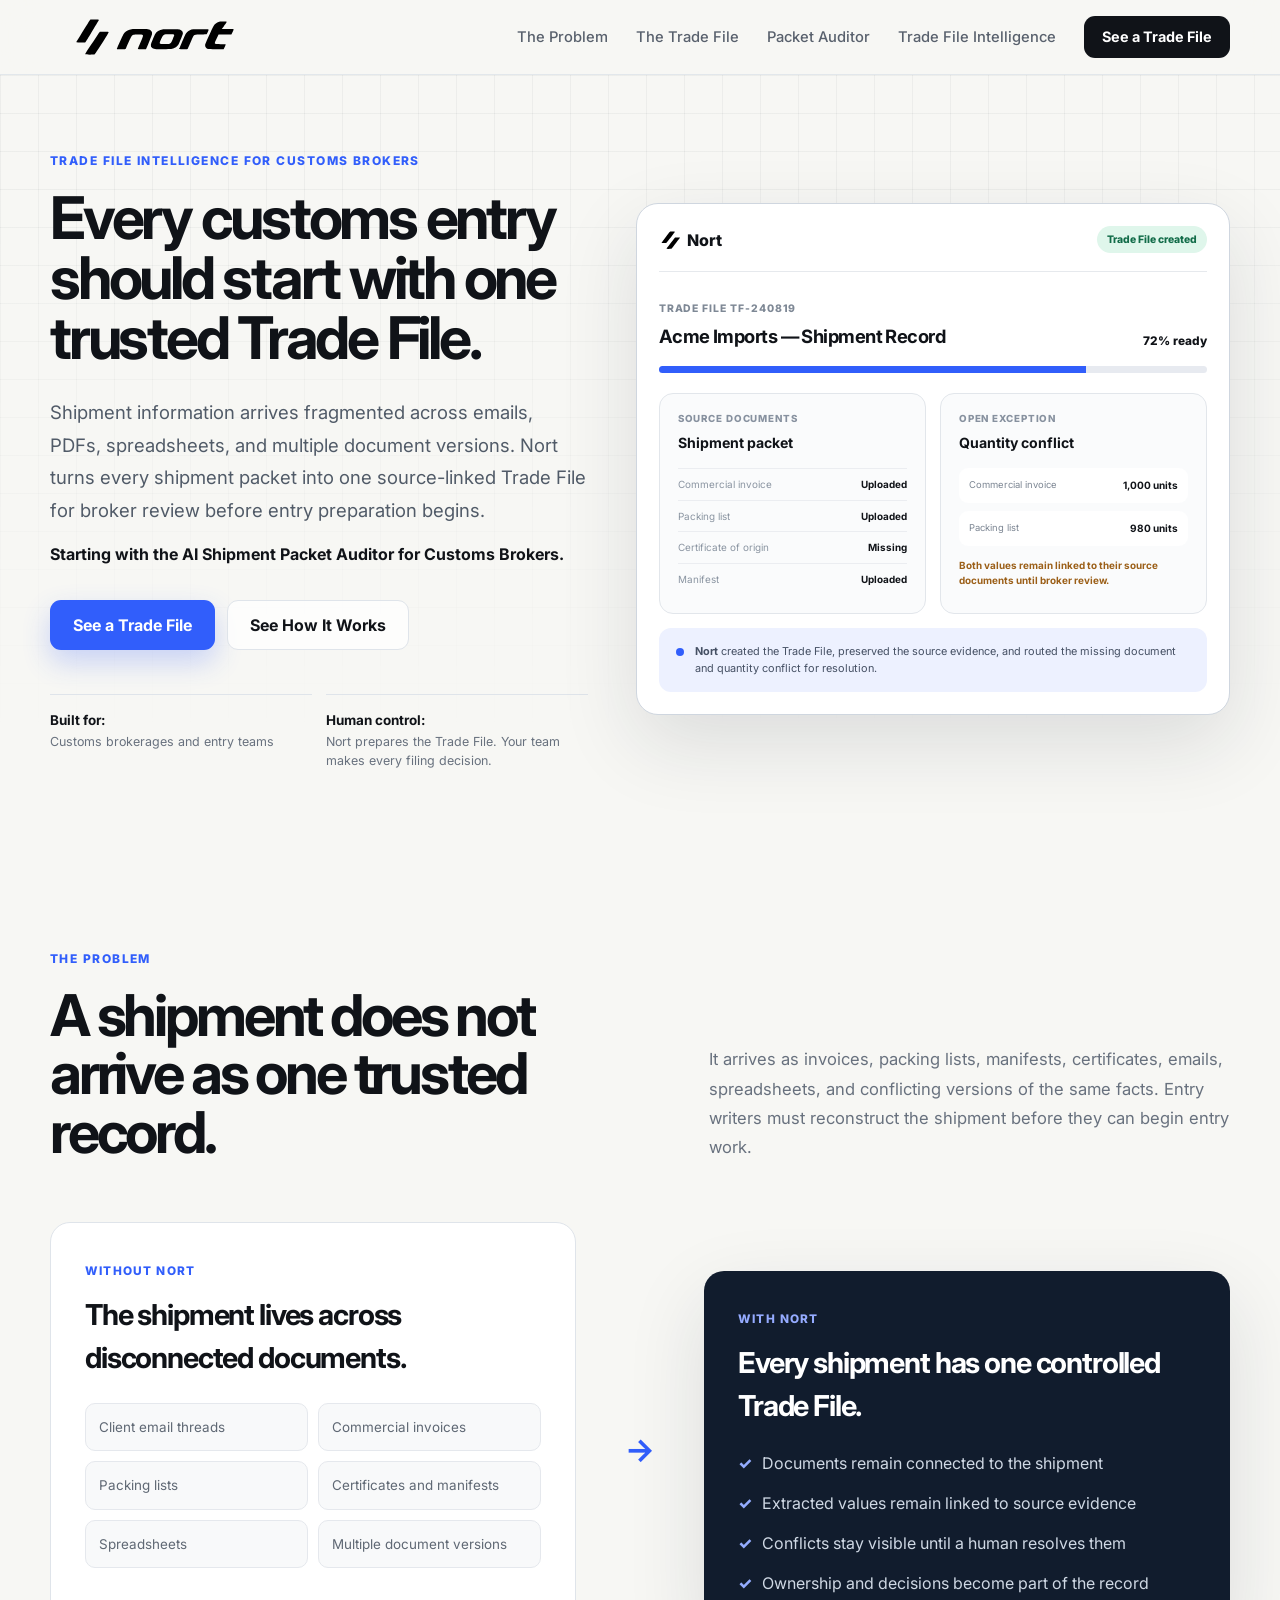
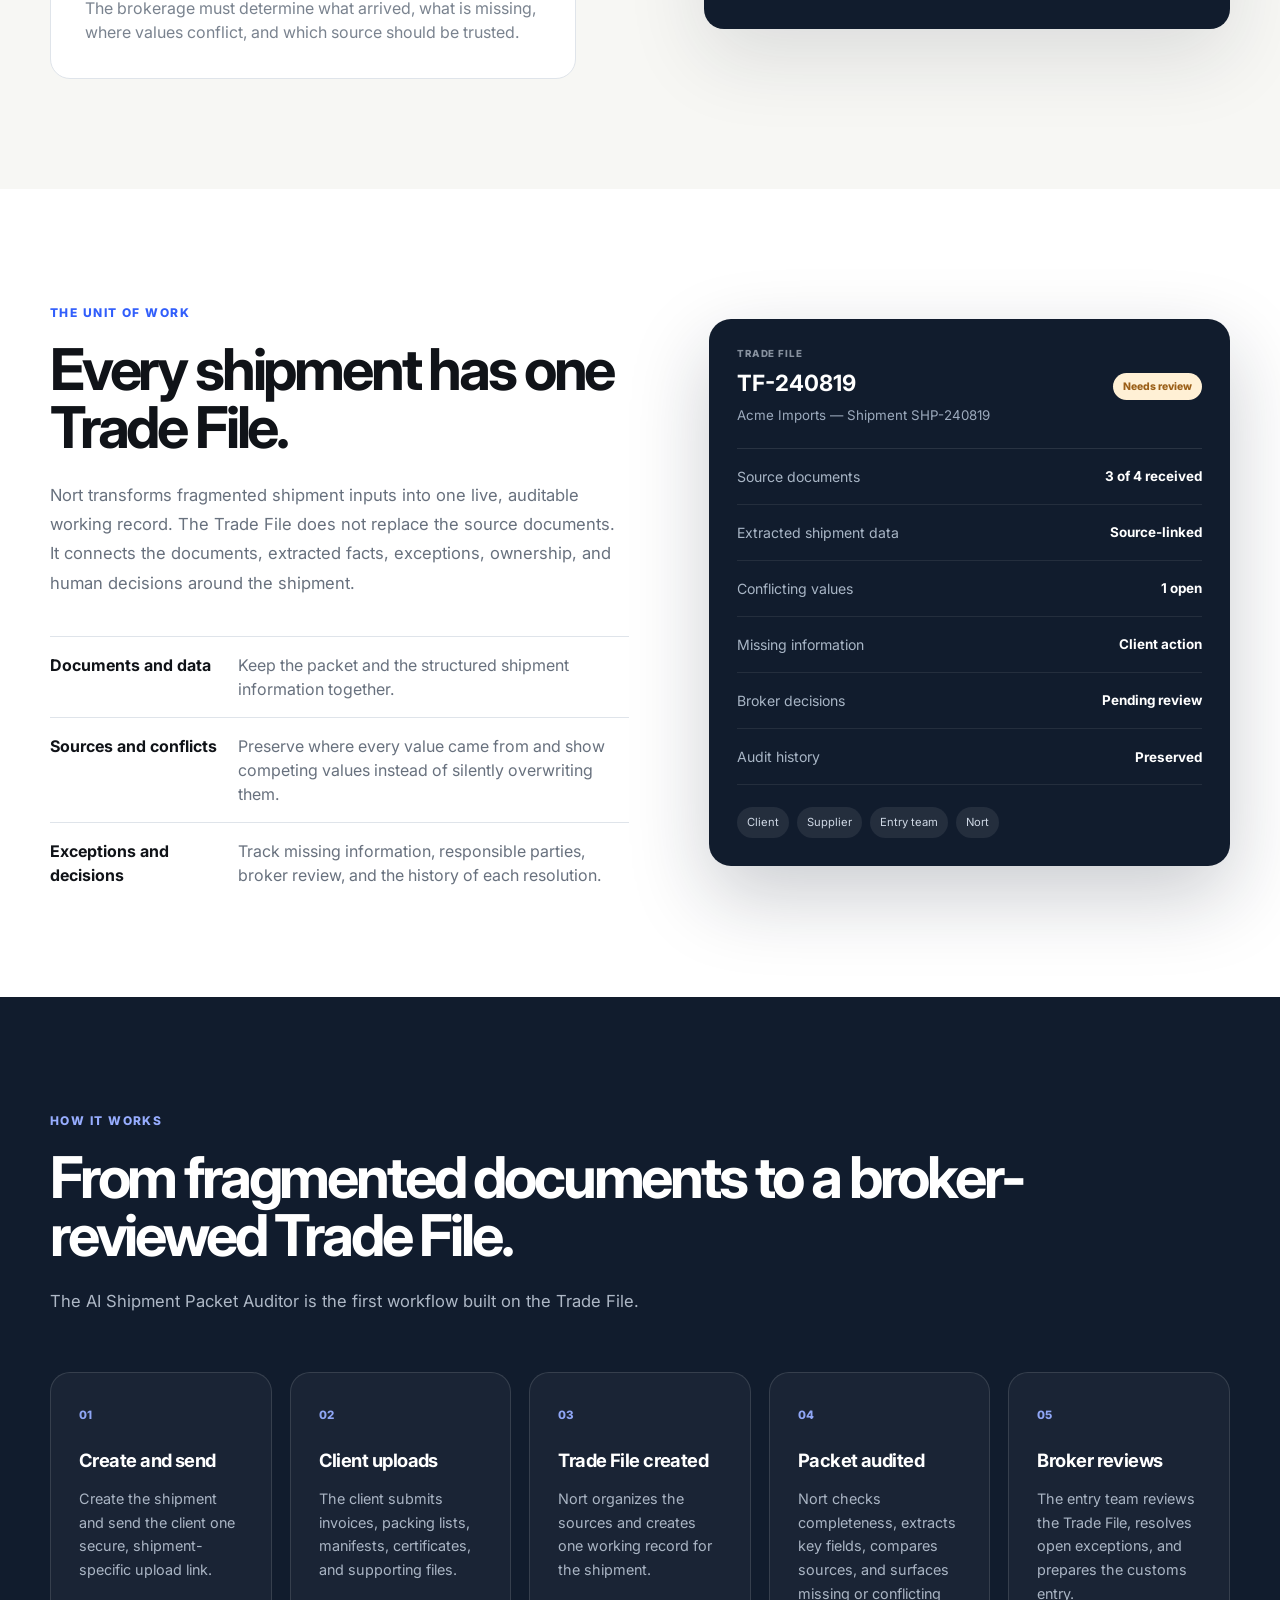
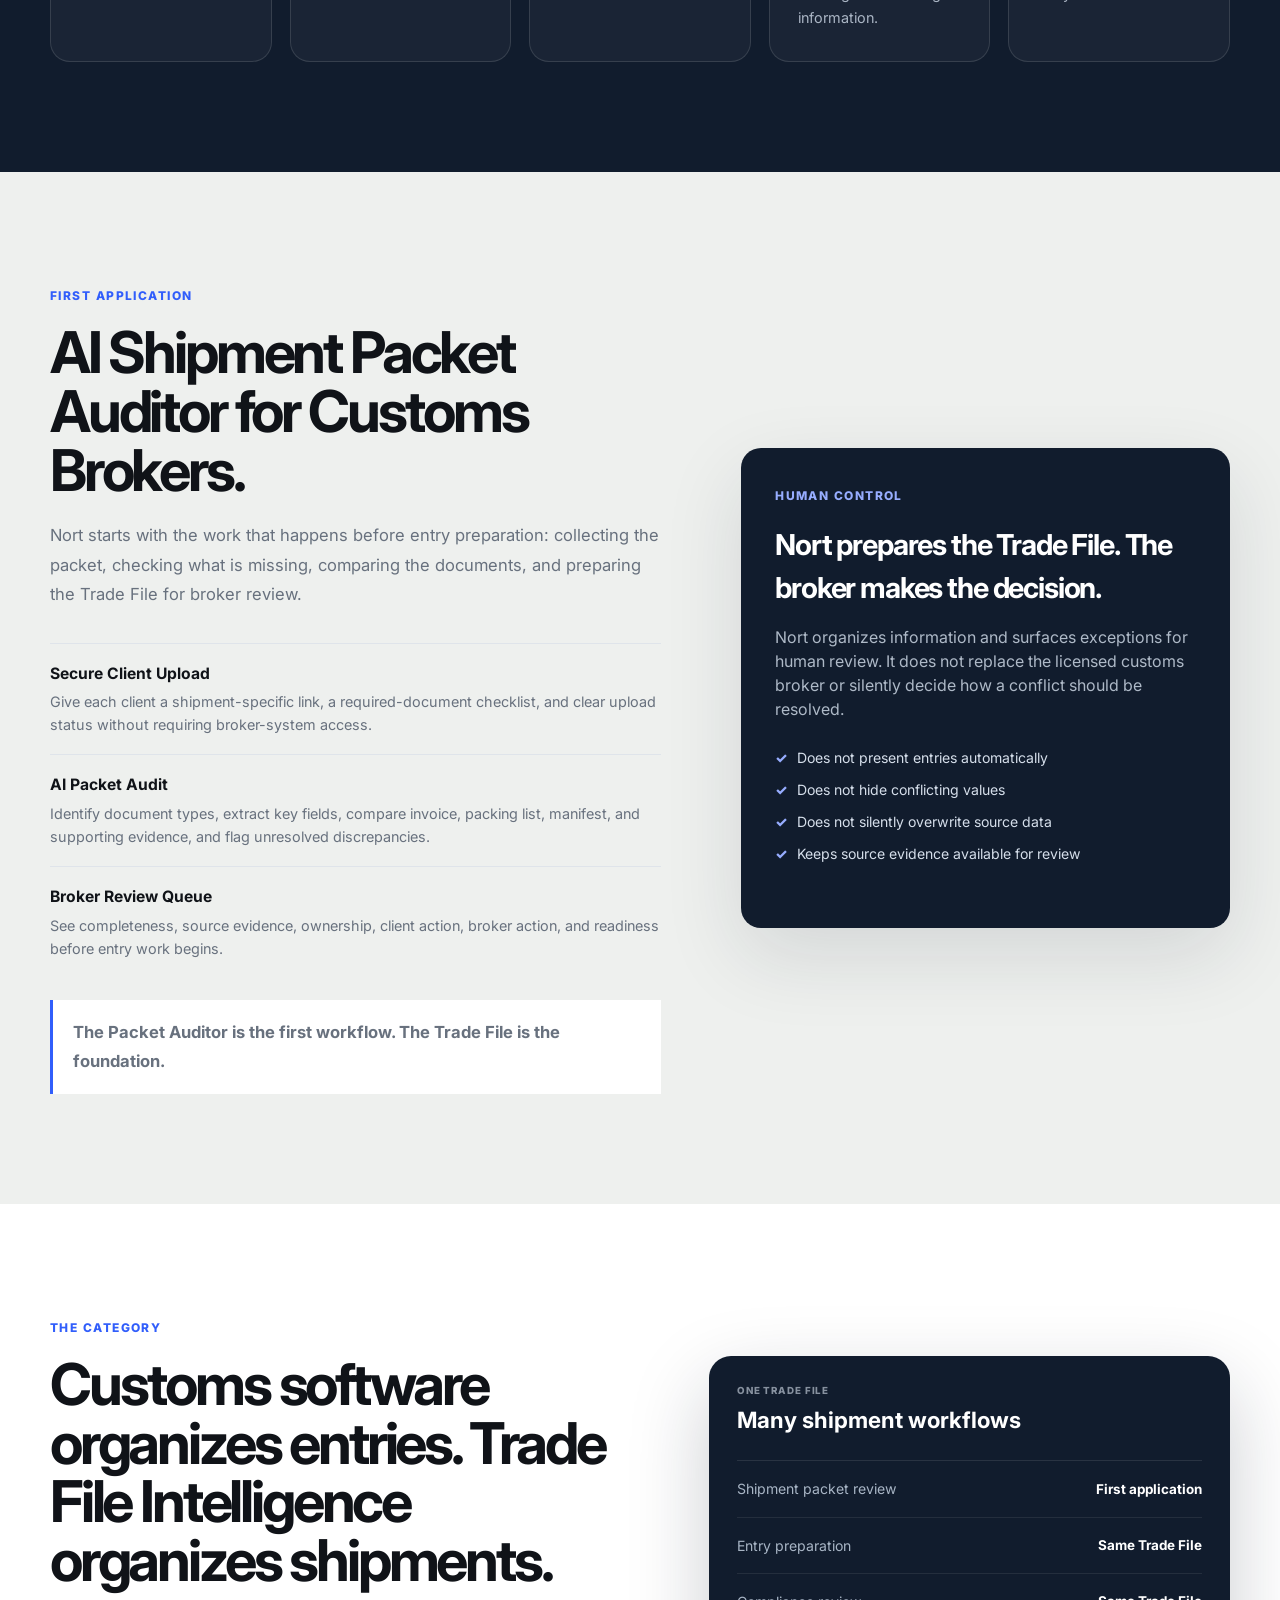
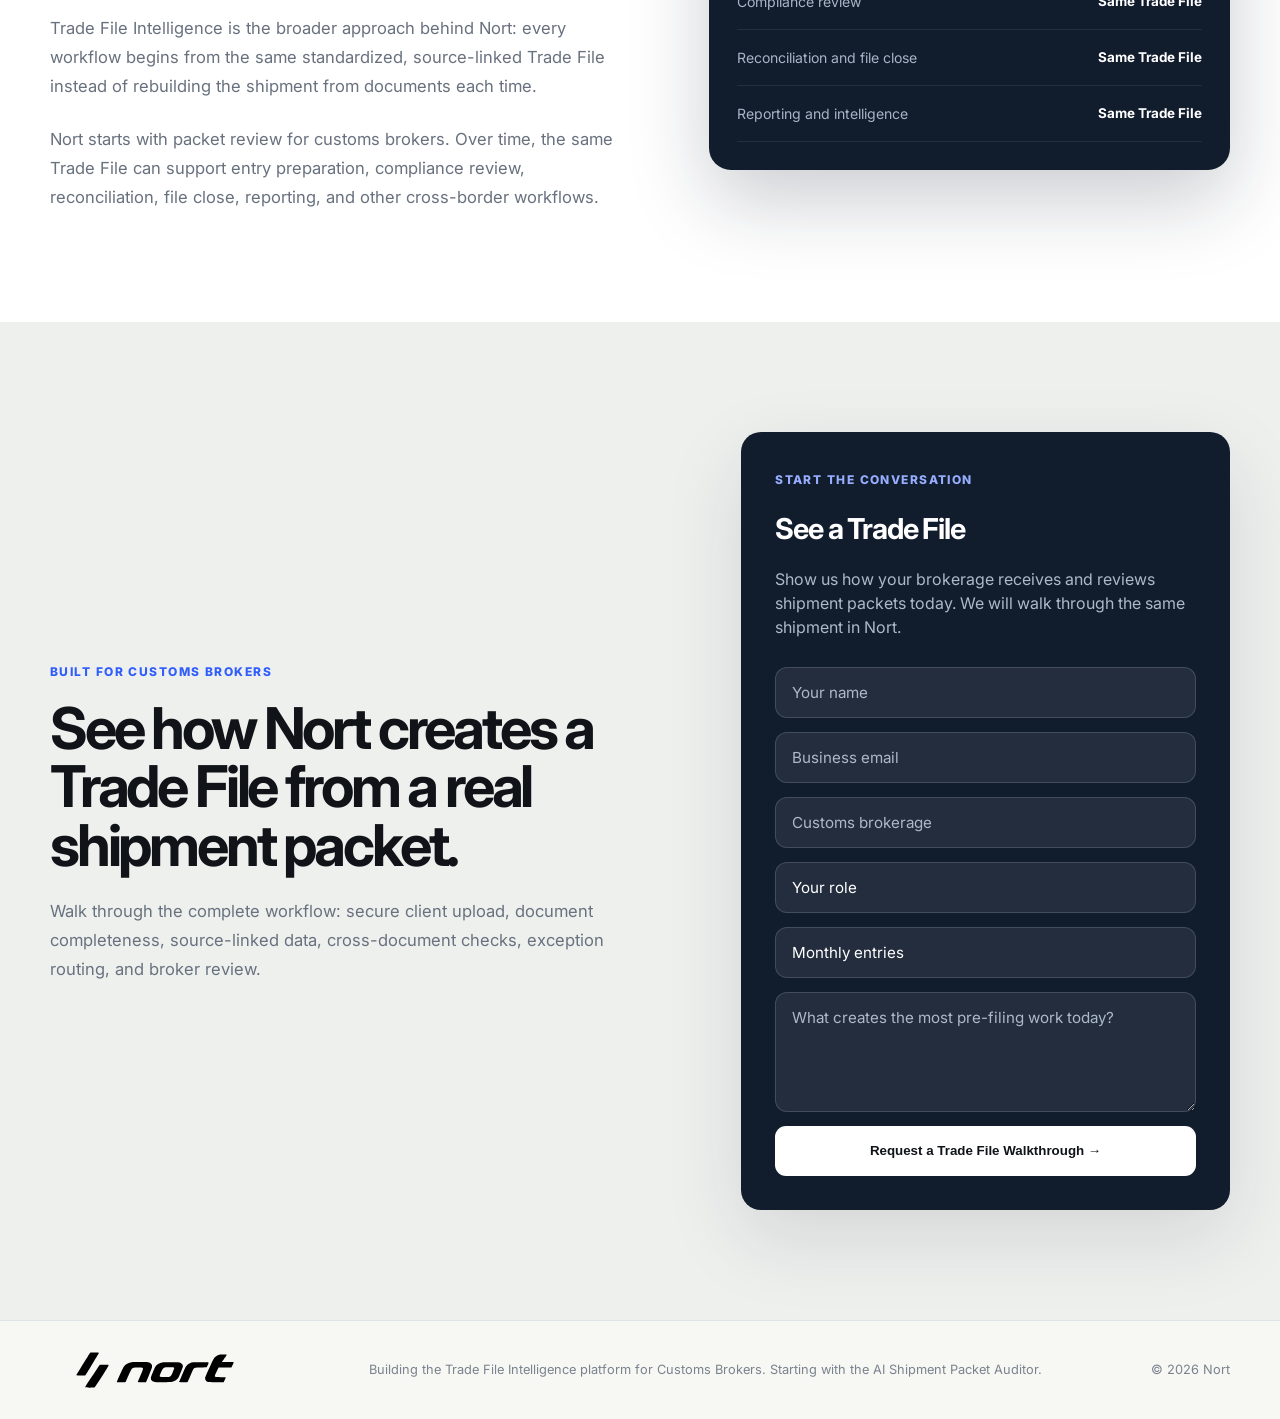
<file: index.html>
<!DOCTYPE html>
<html lang="en">
<head>
  <meta charset="UTF-8" />
  <meta name="viewport" content="width=device-width, initial-scale=1.0" />
  <title>Nort | Trade File Intelligence for Customs Brokers</title>
  <meta name="description" content="Nort gives customs brokers one source-linked Trade File for every shipment, starting with an AI Shipment Packet Auditor that collects documents, flags exceptions, and prepares the file for broker review." />
   <meta
    name="description"
    content="Build a trusted Golden Record for every cross-border shipment and catch documentation issues before they become costly delays."
  />

  <meta
    name="keywords"
    content="trade, logistics, customs, cross-border, shipment, supply chain, compliance, AI, Golden Record"
  />

  <meta name="author" content="Nort" />
  <meta name="robots" content="index,follow" />

  <link rel="canonical" href="https://trynort.com/" />

  <!-- Open Graph -->
  <meta property="og:type" content="website" />
  <meta property="og:site_name" content="Nort" />
  <meta property="og:url" content="https://trynort.com/" />
  <meta property="og:title" content="Nort | The Intelligence Layer for Global Trade" />
  <meta
    property="og:description"
    content="Build a trusted Golden Record for every cross-border shipment."
  />
  <meta
    property="og:image"
    content="https://obedvega.github.io/tfi-landing-page/nort-banner.png"
  />
  <meta
    property="og:image:alt"
    content="Nort - The Intelligence Layer for Global Trade"
  />
  <meta property="og:image:width" content="1200" />
  <meta property="og:image:height" content="630" />

  <!-- Twitter -->
  <meta name="twitter:card" content="summary_large_image" />
  <meta name="twitter:title" content="Nort | The Intelligence Layer for Global Trade" />
  <meta
    name="twitter:description"
    content="Build a trusted Golden Record for every cross-border shipment."
  />
  <meta
    name="twitter:image"
    content="https://obedvega.github.io/tfi-landing-page/nort-banner.png"
  />
  <link rel="icon" type="image/x-icon" href="icon.ico" />
  <link rel="icon" type="image/png" sizes="32x32" href="favicon-32.png" />
  <link rel="apple-touch-icon" href="apple-touch-icon.png" />
  <link rel="preconnect" href="https://fonts.googleapis.com" />
  <link rel="preconnect" href="https://fonts.gstatic.com" crossorigin />
  <link href="https://fonts.googleapis.com/css2?family=Inter:wght@400;500;600;700;800&display=swap" rel="stylesheet" />
  <link rel="stylesheet" href="styles.css" />
</head>
<body>
  <header class="site-header">
    <div class="container nav">
      <a class="brand" href="#top" aria-label="Nort home">
        <img src="nort-logo.svg" alt="Nort" width="174" height="44" />
      </a>
      <nav class="desktop-nav" aria-label="Primary navigation">
        <a href="#problem">The Problem</a>
        <a href="#trade-file">The Trade File</a>
        <a href="#packet-auditor">Packet Auditor</a>
        <a href="#trade-file-intelligence">Trade File Intelligence</a>
      </nav>
      <a class="button button-dark button-small nav-demo" href="#request-demo">See a Trade File</a>
      <button class="menu-toggle" type="button" aria-label="Open navigation" aria-controls="mobile-menu" aria-expanded="false">
        <span></span><span></span><span></span>
      </button>
    </div>
    <div class="mobile-menu" id="mobile-menu" hidden>
      <nav class="container" aria-label="Mobile navigation">
        <a href="#problem">The Problem</a>
        <a href="#trade-file">The Trade File</a>
        <a href="#packet-auditor">Packet Auditor</a>
        <a href="#trade-file-intelligence">Trade File Intelligence</a>
        <a class="button button-primary" href="#request-demo">See a Trade File</a>
      </nav>
    </div>
  </header>

  <main id="top">
    <section class="hero">
      <div class="hero-grid-bg" aria-hidden="true"></div>
      <div class="container hero-grid">
        <div class="hero-copy">
          <span class="eyebrow">Trade File Intelligence for Customs Brokers</span>
          <h1>Every customs entry should start with one trusted Trade File.</h1>
          <p class="hero-lead">Shipment information arrives fragmented across emails, PDFs, spreadsheets, and multiple document versions. Nort turns every shipment packet into one source-linked Trade File for broker review before entry preparation begins.</p>
          <p class="hero-product-note"><strong>Starting with the AI Shipment Packet Auditor for Customs Brokers.</strong></p>
          <div class="hero-actions">
            <a class="button button-primary" href="#request-demo">See a Trade File</a>
            <a class="button button-secondary" href="#how-it-works">See How It Works</a>
          </div>
          <div class="hero-notes hero-notes-two">
            <span><strong>Built for:</strong>Customs brokerages and entry teams</span>
            <span><strong>Human control:</strong> Nort prepares the Trade File. Your team makes every filing decision.</span>
          </div>
        </div>

        <div class="product-preview" aria-label="Example Nort Trade File">
          <div class="preview-topbar">
            <div class="preview-brand"><img src="nort-icon.svg" alt="" width="24" height="24" />Nort</div>
            <span class="pill pill-green">Trade File created</span>
          </div>
          <div class="preview-heading">
            <div>
              <small>TRADE FILE TF-240819</small>
              <h2>Acme Imports — Shipment Record</h2>
            </div>
            <span class="readiness">72% ready</span>
          </div>
          <div class="progress"><span></span></div>
          <div class="preview-grid">
            <article>
              <span class="label">Source documents</span>
              <h3>Shipment packet</h3>
              <dl>
                <div><dt>Commercial invoice</dt><dd>Uploaded</dd></div>
                <div><dt>Packing list</dt><dd>Uploaded</dd></div>
                <div><dt>Certificate of origin</dt><dd>Missing</dd></div>
                <div><dt>Manifest</dt><dd>Uploaded</dd></div>
              </dl>
            </article>
            <article>
              <span class="label">Open exception</span>
              <h3>Quantity conflict</h3>
              <div class="exception-box">
                <div><span>Commercial invoice</span><strong>1,000 units</strong></div>
                <div><span>Packing list</span><strong>980 units</strong></div>
              </div>
              <p class="exception-note">Both values remain linked to their source documents until broker review.</p>
            </article>
          </div>
          <div class="preview-activity">
            <span class="activity-dot"></span>
            <p><strong>Nort</strong> created the Trade File, preserved the source evidence, and routed the missing document and quantity conflict for resolution.</p>
          </div>
        </div>
      </div>
    </section>

    <section class="problem section" id="problem">
      <div class="container split-heading">
        <div>
          <span class="eyebrow">The problem</span>
          <h2>A shipment does not arrive as one trusted record.</h2>
        </div>
        <p>It arrives as invoices, packing lists, manifests, certificates, emails, spreadsheets, and conflicting versions of the same facts. Entry writers must reconstruct the shipment before they can begin entry work.</p>
      </div>
      <div class="container before-after">
        <article class="chaos-card">
          <span class="card-kicker">Without Nort</span>
          <h3>The shipment lives across disconnected documents.</h3>
          <div class="source-list">
            <span>Client email threads</span>
            <span>Commercial invoices</span>
            <span>Packing lists</span>
            <span>Certificates and manifests</span>
            <span>Spreadsheets</span>
            <span>Multiple document versions</span>
          </div>
          <p>The brokerage must determine what arrived, what is missing, where values conflict, and which source should be trusted.</p>
        </article>
        <div class="flow-arrow" aria-hidden="true">→</div>
        <article class="truth-card">
          <span class="card-kicker">With Nort</span>
          <h3>Every shipment has one controlled Trade File.</h3>
          <ul>
            <li>Documents remain connected to the shipment</li>
            <li>Extracted values remain linked to source evidence</li>
            <li>Conflicts stay visible until a human resolves them</li>
            <li>Ownership and decisions become part of the record</li>
          </ul>
        </article>
      </div>
    </section>

    <section class="section golden-section" id="trade-file">
      <div class="container golden-grid">
        <div>
          <span class="eyebrow">The unit of work</span>
          <h2>Every shipment has one Trade File.</h2>
          <p>Nort transforms fragmented shipment inputs into one live, auditable working record. The Trade File does not replace the source documents. It connects the documents, extracted facts, exceptions, ownership, and human decisions around the shipment.</p>
          <div class="principles">
            <div><strong>Documents and data</strong><span>Keep the packet and the structured shipment information together.</span></div>
            <div><strong>Sources and conflicts</strong><span>Preserve where every value came from and show competing values instead of silently overwriting them.</span></div>
            <div><strong>Exceptions and decisions</strong><span>Track missing information, responsible parties, broker review, and the history of each resolution.</span></div>
          </div>
        </div>
        <div class="record-card">
          <div class="record-card-header">
            <div><span class="label">Trade File</span><h3>TF-240819</h3><small>Acme Imports — Shipment SHP-240819</small></div>
            <span class="pill pill-amber">Needs review</span>
          </div>
          <div class="record-row"><span>Source documents</span><strong>3 of 4 received</strong></div>
          <div class="record-row"><span>Extracted shipment data</span><strong>Source-linked</strong></div>
          <div class="record-row"><span>Conflicting values</span><strong>1 open</strong></div>
          <div class="record-row"><span>Missing information</span><strong>Client action</strong></div>
          <div class="record-row"><span>Broker decisions</span><strong>Pending review</strong></div>
          <div class="record-row"><span>Audit history</span><strong>Preserved</strong></div>
          <div class="record-footer"><span>Client</span><span>Supplier</span><span>Entry team</span><span>Nort</span></div>
        </div>
      </div>
    </section>

    <section class="section section-dark" id="how-it-works">
      <div class="container section-heading">
        <span class="eyebrow light">How it works</span>
        <h2>From fragmented documents to a broker-reviewed Trade File.</h2>
        <p>The AI Shipment Packet Auditor is the first workflow built on the Trade File.</p>
      </div>
      <div class="container steps steps-5">
        <article><span class="step-number">01</span><h3>Create and send</h3><p>Create the shipment and send the client one secure, shipment-specific upload link.</p></article>
        <article><span class="step-number">02</span><h3>Client uploads</h3><p>The client submits invoices, packing lists, manifests, certificates, and supporting files.</p></article>
        <article><span class="step-number">03</span><h3>Trade File created</h3><p>Nort organizes the sources and creates one working record for the shipment.</p></article>
        <article><span class="step-number">04</span><h3>Packet audited</h3><p>Nort checks completeness, extracts key fields, compares sources, and surfaces missing or conflicting information.</p></article>
        <article><span class="step-number">05</span><h3>Broker reviews</h3><p>The entry team reviews the Trade File, resolves open exceptions, and prepares the customs entry.</p></article>
      </div>
    </section>

    <section class="section mvp-section" id="packet-auditor">
      <div class="container mvp-grid">
        <div class="section-heading compact">
          <span class="eyebrow">First application</span>
          <h2>AI Shipment Packet Auditor for Customs Brokers.</h2>
          <p>Nort starts with the work that happens before entry preparation: collecting the packet, checking what is missing, comparing the documents, and preparing the Trade File for broker review.</p>
          <div class="current-capabilities">
            <div><strong>Secure Client Upload</strong><span>Give each client a shipment-specific link, a required-document checklist, and clear upload status without requiring broker-system access.</span></div>
            <div><strong>AI Packet Audit</strong><span>Identify document types, extract key fields, compare invoice, packing list, manifest, and supporting evidence, and flag unresolved discrepancies.</span></div>
            <div><strong>Broker Review Queue</strong><span>See completeness, source evidence, ownership, client action, broker action, and readiness before entry work begins.</span></div>
          </div>
          <p class="scope-note"><strong>The Packet Auditor is the first workflow. The Trade File is the foundation.</strong></p>
        </div>
        <div class="demo-card">
          <span class="eyebrow light">Human control</span>
          <h3>Nort prepares the Trade File. The broker makes the decision.</h3>
          <p>Nort organizes information and surfaces exceptions for human review. It does not replace the licensed customs broker or silently decide how a conflict should be resolved.</p>
          <div class="demo-points">
            <span>Does not present entries automatically</span>
            <span>Does not hide conflicting values</span>
            <span>Does not silently overwrite source data</span>
            <span>Keeps source evidence available for review</span>
          </div>
        </div>
      </div>
    </section>

    <section class="section golden-section" id="trade-file-intelligence">
      <div class="container golden-grid">
        <div>
          <span class="eyebrow">The category</span>
          <h2>Customs software organizes entries. Trade File Intelligence organizes shipments.</h2>
          <p>Trade File Intelligence is the broader approach behind Nort: every workflow begins from the same standardized, source-linked Trade File instead of rebuilding the shipment from documents each time.</p>
          <p>Nort starts with packet review for customs brokers. Over time, the same Trade File can support entry preparation, compliance review, reconciliation, file close, reporting, and other cross-border workflows.</p>
        </div>
        <div class="record-card">
          <div class="record-card-header"><div><span class="label">One Trade File</span><h3>Many shipment workflows</h3></div></div>
          <div class="record-row"><span>Shipment packet review</span><strong>First application</strong></div>
          <div class="record-row"><span>Entry preparation</span><strong>Same Trade File</strong></div>
          <div class="record-row"><span>Compliance review</span><strong>Same Trade File</strong></div>
          <div class="record-row"><span>Reconciliation and file close</span><strong>Same Trade File</strong></div>
          <div class="record-row"><span>Reporting and intelligence</span><strong>Same Trade File</strong></div>
        </div>
      </div>
    </section>

    <section class="section mvp-section" id="request-demo">
      <div class="container mvp-grid">
        <div class="section-heading compact">
          <span class="eyebrow">Built for Customs Brokers</span>
          <h2>See how Nort creates a Trade File from a real shipment packet.</h2>
          <p>Walk through the complete workflow: secure client upload, document completeness, source-linked data, cross-document checks, exception routing, and broker review.</p>
        </div>
        <div class="demo-card">
          <span class="eyebrow light">Start the conversation</span>
          <h3>See a Trade File</h3>
          <p>Show us how your brokerage receives and reviews shipment packets today. We will walk through the same shipment in Nort.</p>
          <form id="demoForm" class="demo-form">
            <input type="text" name="name" placeholder="Your name" required />
            <input type="email" name="email" placeholder="Business email" required />
            <input type="text" name="company" placeholder="Customs brokerage" required />
            <select name="role" required>
              <option value="">Your role</option>
              <option>Brokerage Owner / Executive</option>
              <option>Licensed Customs Broker</option>
              <option>Entry Writer</option>
              <option>Operations Manager</option>
              <option>Compliance Manager</option>
            </select>
            <select name="volume" required>
              <option value="">Monthly entries</option>
              <option>1–20</option>
              <option>20–100</option>
              <option>100–500</option>
              <option>500+</option>
            </select>
            <textarea name="challenge" rows="4" placeholder="What creates the most pre-filing work today?"></textarea>
            <button class="button button-light full-width" type="submit">Request a Trade File Walkthrough →</button>
          </form>
          <p class="demo-success" hidden>Thanks. We will contact you to discuss your shipment packet workflow.</p>
        </div>
      </div>
    </section>
  </main>

  <footer>
    <div class="container footer-inner">
      <a class="brand" href="#top" aria-label="Nort home"><img src="nort-logo.svg" alt="Nort" width="150" height="38" /></a>
      <p>Building the Trade File Intelligence platform for Customs Brokers. Starting with the AI Shipment Packet Auditor.</p>
      <span>© 2026 Nort</span>
    </div>
  </footer>

  <script>
    const menuToggle = document.querySelector(".menu-toggle");
    const mobileMenu = document.querySelector("#mobile-menu");

    function setMenu(open) {
      menuToggle.setAttribute("aria-expanded", String(open));
      menuToggle.setAttribute("aria-label", open ? "Close navigation" : "Open navigation");
      mobileMenu.hidden = !open;
      document.body.classList.toggle("menu-open", open);
    }

    menuToggle.addEventListener("click", () => {
      setMenu(menuToggle.getAttribute("aria-expanded") !== "true");
    });

    mobileMenu.querySelectorAll("a").forEach((link) => {
      link.addEventListener("click", () => setMenu(false));
    });

    window.addEventListener("resize", () => {
      if (window.innerWidth > 1040) setMenu(false);
    });
  </script>
</body>
</html>
</file>
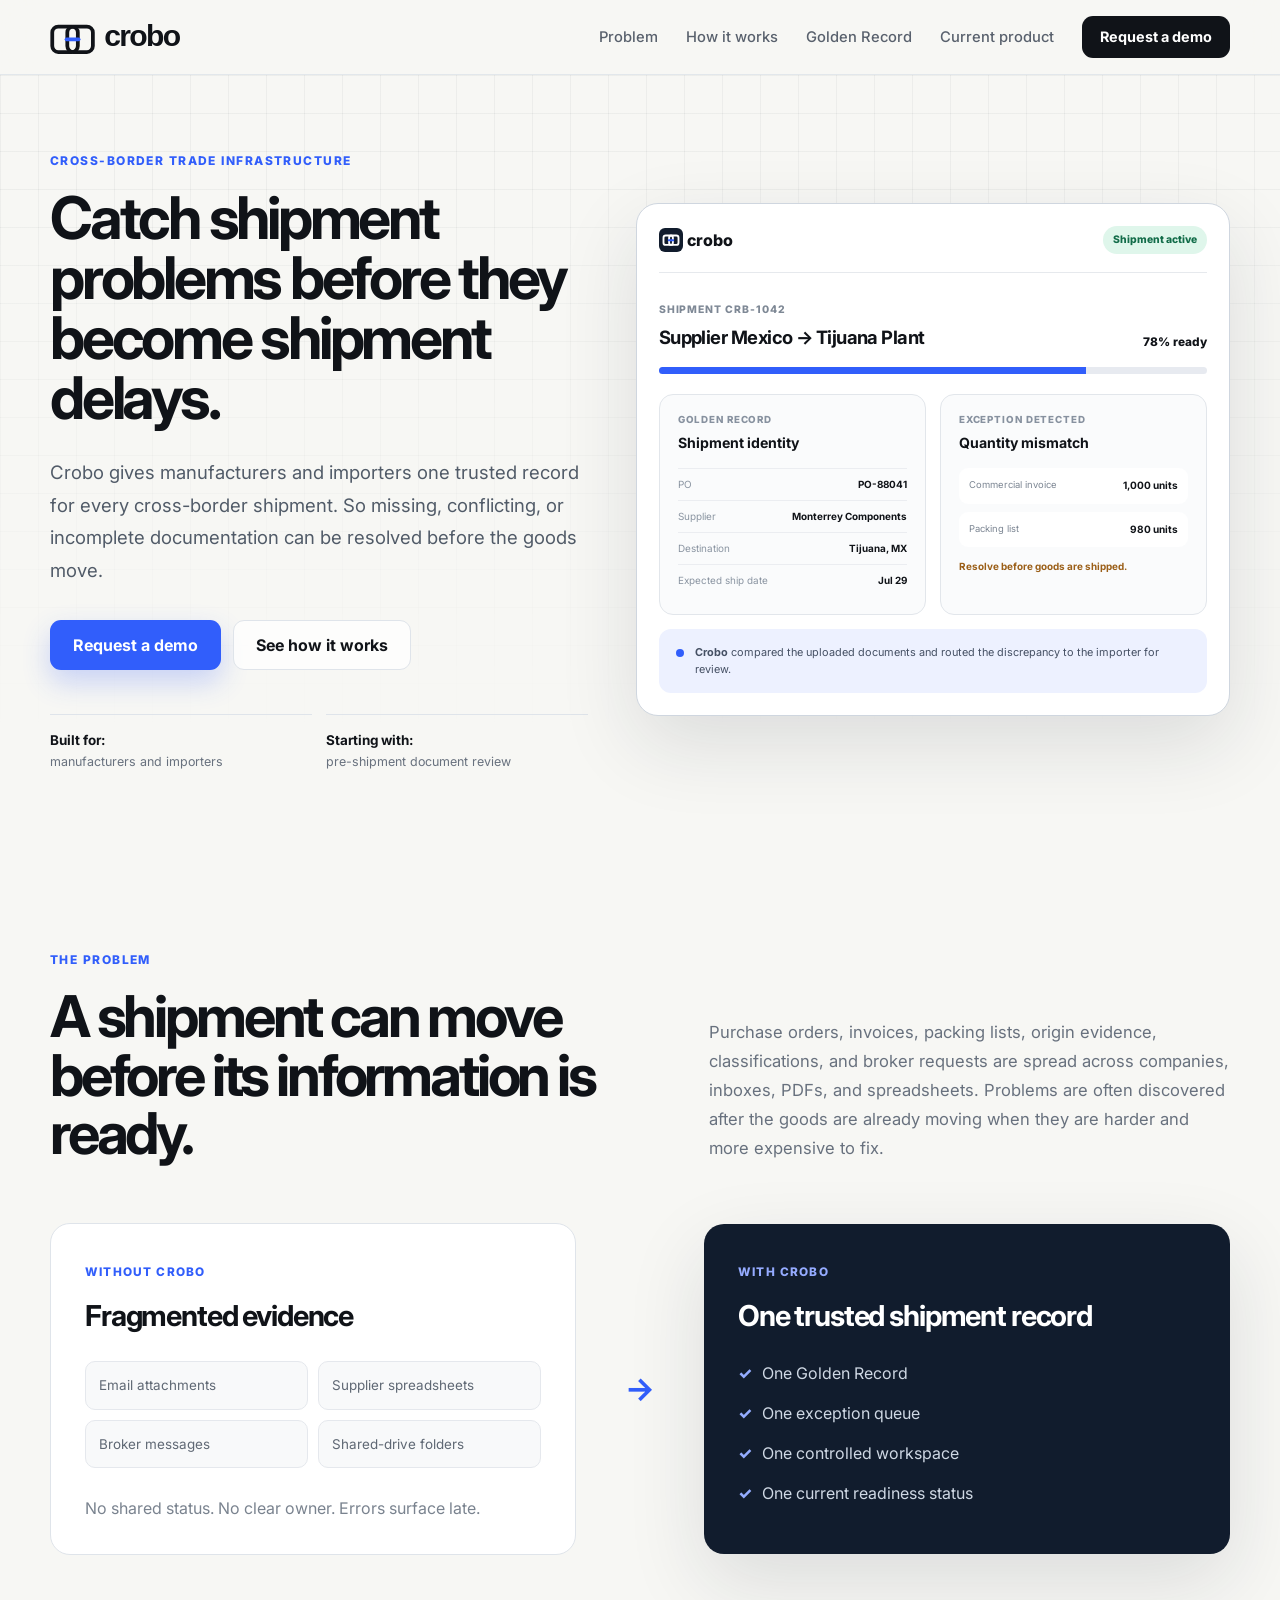
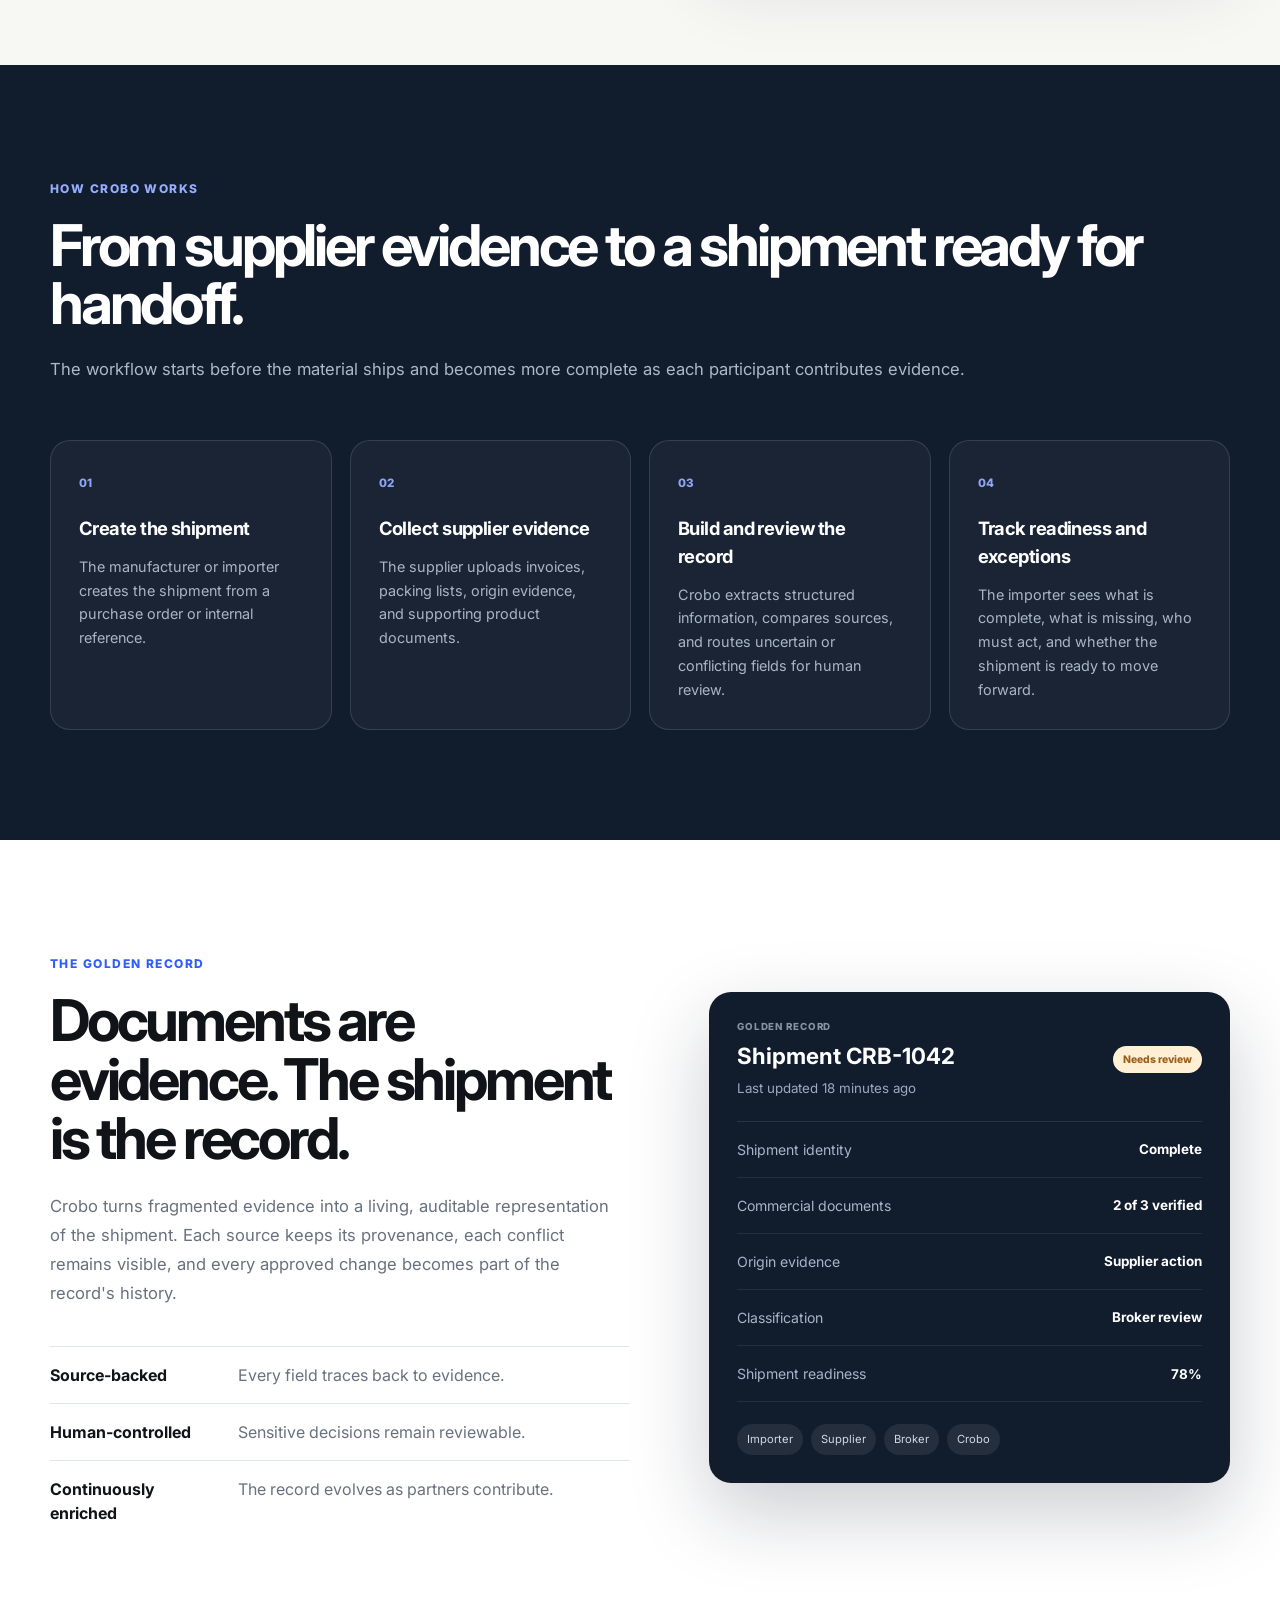
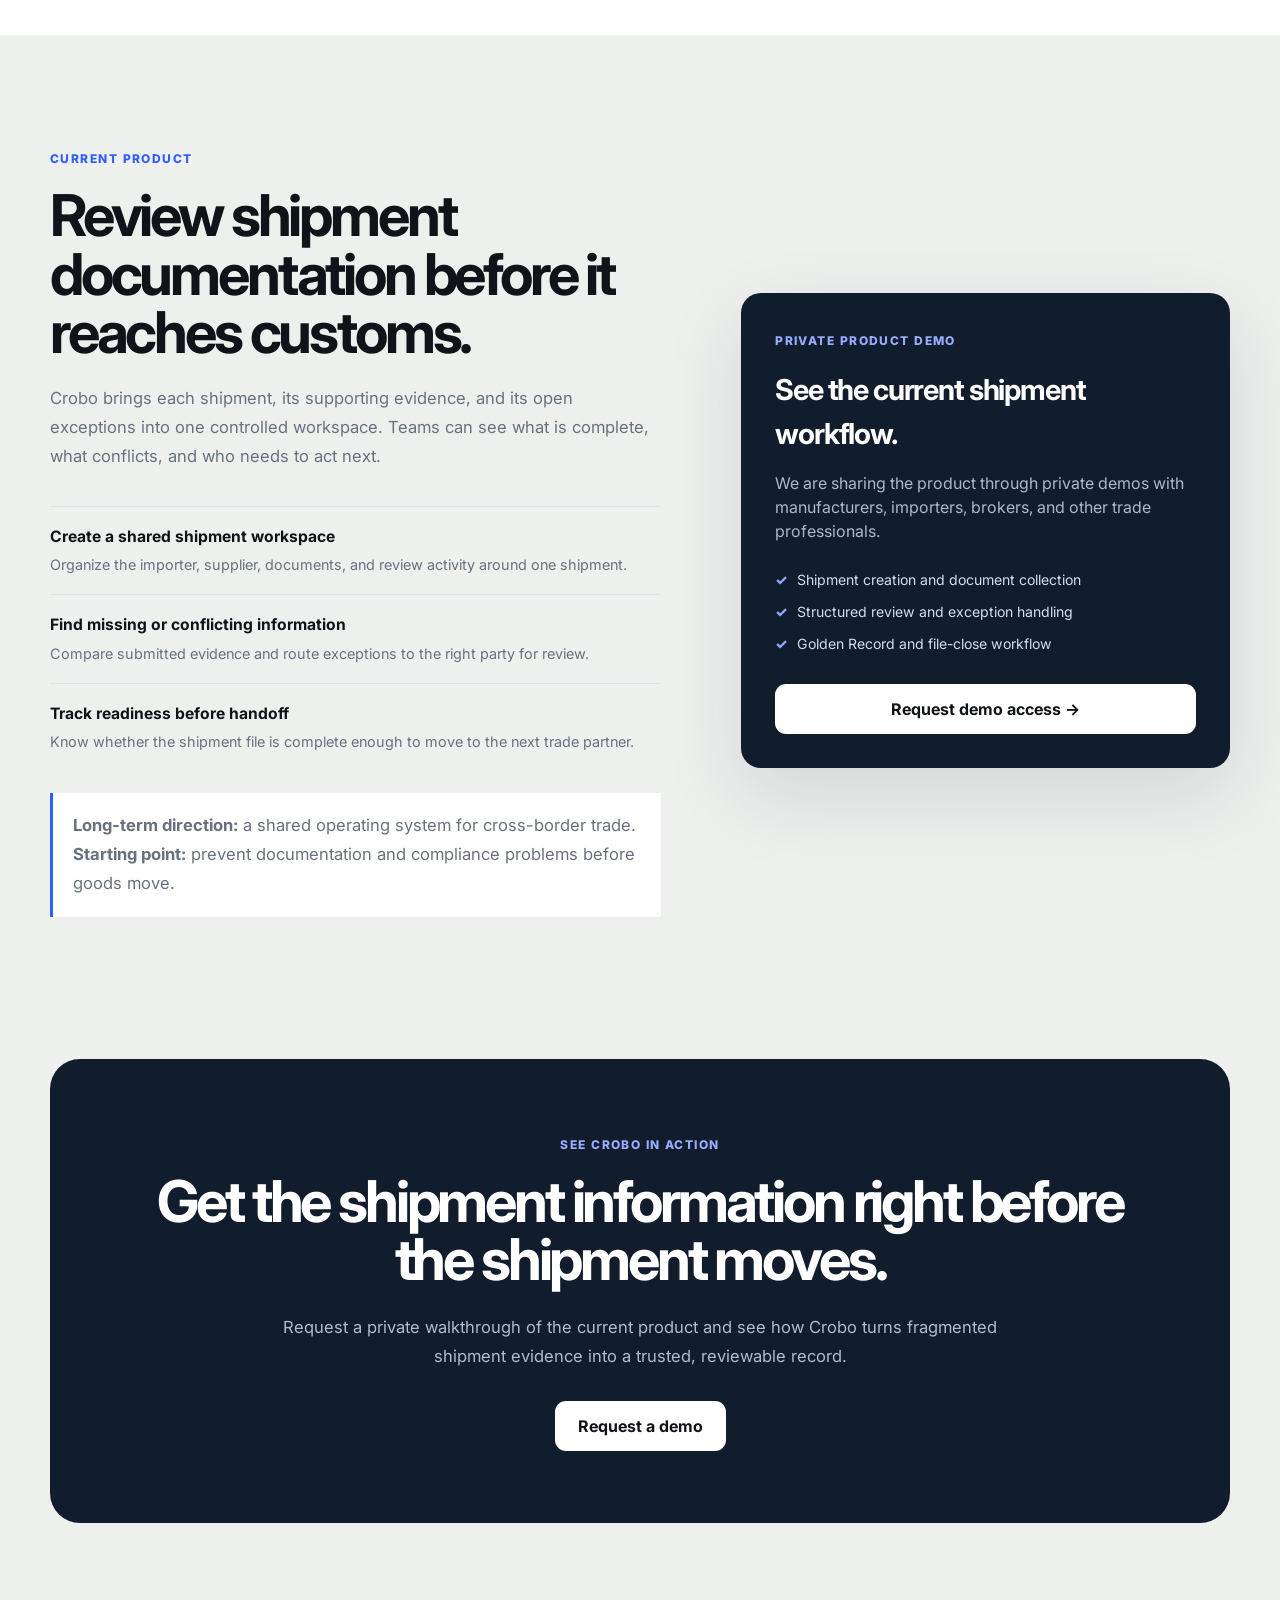
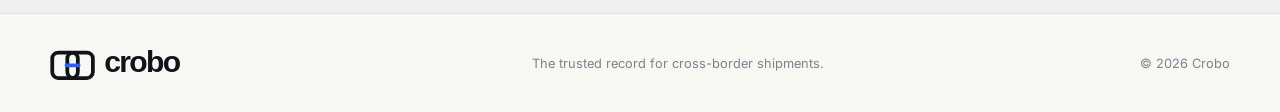
<file: crobo.html>
<!DOCTYPE html>
<html lang="en">
<head>
  <meta charset="UTF-8" />
  <meta name="viewport" content="width=device-width, initial-scale=1.0" />

  <title>Crobo | The Trade Operating System</title>

  <meta
    name="description"
    content="Build a trusted Golden Record for every cross-border shipment and catch documentation issues before they become costly delays."
  />

  <meta
    name="keywords"
    content="trade, logistics, customs, cross-border, shipment, supply chain, compliance, AI, Golden Record"
  />

  <meta name="author" content="Crobo" />
  <meta name="robots" content="index,follow" />

  <link rel="canonical" href="https://crobo.io/" />

  <!-- Open Graph -->
  <meta property="og:type" content="website" />
  <meta property="og:site_name" content="Crobo" />
  <meta property="og:url" content="https://crobo.io/" />
  <meta property="og:title" content="Crobo | The Trade Operating System" />
  <meta
    property="og:description"
    content="Build a trusted Golden Record for every cross-border shipment."
  />
  <meta
    property="og:image"
    content="https://crobo.io/og-image.png"
  />
  <meta
    property="og:image:alt"
    content="Crobo - The Trade Operating System"
  />
  <meta property="og:image:width" content="1200" />
  <meta property="og:image:height" content="630" />

  <!-- Twitter -->
  <meta name="twitter:card" content="summary_large_image" />
  <meta name="twitter:title" content="Crobo | The Trade Operating System" />
  <meta
    name="twitter:description"
    content="Build a trusted Golden Record for every cross-border shipment."
  />
  <meta
    name="twitter:image"
    content="https://crobo.io/og-image.png"
  />

  <!-- Theme -->
  <meta name="theme-color" content="#111C2D" />

  <!-- Favicon -->
  <link rel="icon" type="image/svg+xml" href="favicon.svg" />
  <link rel="icon" type="image/png" sizes="32x32" href="favicon-32.png" />
  <link rel="apple-touch-icon" href="apple-touch-icon.png" />

  <!-- Fonts -->
  <link rel="preconnect" href="https://fonts.googleapis.com">
  <link rel="preconnect" href="https://fonts.gstatic.com" crossorigin>

  <link
    href="https://fonts.googleapis.com/css2?family=Inter:wght@400;500;600;700;800&display=swap"
    rel="stylesheet"
  />

  <link rel="stylesheet" href="styles.css" />
</head>
<body>
  <header class="site-header">
    <div class="container nav">
      <a class="brand" href="#top" aria-label="Crobo home">
        <img src="crobo-logo.svg" alt="Crobo" width="174" height="44" />
      </a>

      <nav class="desktop-nav" aria-label="Primary navigation">
        <a href="#problem">Problem</a>
        <a href="#how-it-works">How it works</a>
        <a href="#golden-record">Golden Record</a>
        <a href="#current-product">Current product</a>
      </nav>

      <a class="button button-dark button-small nav-demo" href="#request-demo">Request a demo</a>

      <button class="menu-toggle" type="button" aria-label="Open navigation" aria-controls="mobile-menu" aria-expanded="false">
        <span></span><span></span><span></span>
      </button>
    </div>

    <div class="mobile-menu" id="mobile-menu" hidden>
      <nav class="container" aria-label="Mobile navigation">
        <a href="#problem">Problem</a>
        <a href="#how-it-works">How it works</a>
        <a href="#golden-record">Golden Record</a>
        <a href="#current-product">Current product</a>
        <a class="button button-primary" href="#request-demo">Request a demo</a>
      </nav>
    </div>
  </header>

  <main id="top">
    <section class="hero">
      <div class="hero-grid-bg" aria-hidden="true"></div>
      <div class="container hero-grid">
        <div class="hero-copy">
          <span class="eyebrow">Cross-border trade infrastructure</span>
          <h1>Catch shipment problems before they become shipment delays.</h1>
          <p class="hero-lead">
            Crobo gives manufacturers and importers one trusted record for every cross-border shipment. So missing, conflicting, or incomplete documentation can be resolved before the goods move.
          </p>
          <div class="hero-actions">
            <a class="button button-primary" href="#request-demo">Request a demo</a>
            <a class="button button-secondary" href="#how-it-works">See how it works</a>
          </div>
          <div class="hero-notes hero-notes-two">
            <span><strong>Built for:</strong> manufacturers and importers</span>
            <span><strong>Starting with:</strong> pre-shipment document review</span>
          </div>
        </div>

        <div class="product-preview" aria-label="Crobo shipment review preview">
          <div class="preview-topbar">
            <div class="preview-brand"><img src="crobo-icon.svg" alt="" width="24" height="24" /> crobo</div>
            <span class="pill pill-green">Shipment active</span>
          </div>
          <div class="preview-heading">
            <div>
              <small>SHIPMENT CRB-1042</small>
              <h2>Supplier Mexico → Tijuana Plant</h2>
            </div>
            <span class="readiness">78% ready</span>
          </div>
          <div class="progress"><span></span></div>
          <div class="preview-grid">
            <article>
              <span class="label">Golden Record</span>
              <h3>Shipment identity</h3>
              <dl>
                <div><dt>PO</dt><dd>PO-88041</dd></div>
                <div><dt>Supplier</dt><dd>Monterrey Components</dd></div>
                <div><dt>Destination</dt><dd>Tijuana, MX</dd></div>
                <div><dt>Expected ship date</dt><dd>Jul 29</dd></div>
              </dl>
            </article>
            <article>
              <span class="label">Exception detected</span>
              <h3>Quantity mismatch</h3>
              <div class="exception-box">
                <div><span>Commercial invoice</span><strong>1,000 units</strong></div>
                <div><span>Packing list</span><strong>980 units</strong></div>
              </div>
              <p class="exception-note">Resolve before goods are shipped.</p>
            </article>
          </div>
          <div class="preview-activity">
            <span class="activity-dot"></span>
            <p><strong>Crobo</strong> compared the uploaded documents and routed the discrepancy to the importer for review.</p>
          </div>
        </div>
      </div>
    </section>

    <section class="problem section" id="problem">
      <div class="container split-heading">
        <div>
          <span class="eyebrow">The problem</span>
          <h2>A shipment can move before its information is ready.</h2>
        </div>
        <p>
          Purchase orders, invoices, packing lists, origin evidence, classifications, and broker requests are spread across companies, inboxes, PDFs, and spreadsheets. Problems are often discovered after the goods are already moving when they are harder and more expensive to fix.
        </p>
      </div>

      <div class="container before-after">
        <article class="chaos-card">
          <span class="card-kicker">Without Crobo</span>
          <h3>Fragmented evidence</h3>
          <div class="source-list">
            <span>Email attachments</span>
            <span>Supplier spreadsheets</span>
            <span>Broker messages</span>
            <span>Shared-drive folders</span>
          </div>
          <p>No shared status. No clear owner. Errors surface late.</p>
        </article>

        <div class="flow-arrow" aria-hidden="true">→</div>

        <article class="truth-card">
          <span class="card-kicker">With Crobo</span>
          <h3>One trusted shipment record</h3>
          <ul>
            <li>One Golden Record</li>
            <li>One exception queue</li>
            <li>One controlled workspace</li>
            <li>One current readiness status</li>
          </ul>
        </article>
      </div>
    </section>

    <section class="section section-dark" id="how-it-works">
      <div class="container section-heading">
        <span class="eyebrow light">How Crobo works</span>
        <h2>From supplier evidence to a shipment ready for handoff.</h2>
        <p>The workflow starts before the material ships and becomes more complete as each participant contributes evidence.</p>
      </div>
      <div class="container steps">
        <article>
          <span class="step-number">01</span>
          <h3>Create the shipment</h3>
          <p>The manufacturer or importer creates the shipment from a purchase order or internal reference.</p>
        </article>
        <article>
          <span class="step-number">02</span>
          <h3>Collect supplier evidence</h3>
          <p>The supplier uploads invoices, packing lists, origin evidence, and supporting product documents.</p>
        </article>
        <article>
          <span class="step-number">03</span>
          <h3>Build and review the record</h3>
          <p>Crobo extracts structured information, compares sources, and routes uncertain or conflicting fields for human review.</p>
        </article>
        <article>
          <span class="step-number">04</span>
          <h3>Track readiness and exceptions</h3>
          <p>The importer sees what is complete, what is missing, who must act, and whether the shipment is ready to move forward.</p>
        </article>
      </div>
    </section>

    <section class="section golden-section" id="golden-record">
      <div class="container golden-grid">
        <div>
          <span class="eyebrow">The Golden Record</span>
          <h2>Documents are evidence. The shipment is the record.</h2>
          <p>
            Crobo turns fragmented evidence into a living, auditable representation of the shipment. Each source keeps its provenance, each conflict remains visible, and every approved change becomes part of the record's history.
          </p>
          <div class="principles">
            <div><strong>Source-backed</strong><span>Every field traces back to evidence.</span></div>
            <div><strong>Human-controlled</strong><span>Sensitive decisions remain reviewable.</span></div>
            <div><strong>Continuously enriched</strong><span>The record evolves as partners contribute.</span></div>
          </div>
        </div>

        <div class="record-card">
          <div class="record-card-header">
            <div>
              <span class="label">Golden Record</span>
              <h3>Shipment CRB-1042</h3>
              <small>Last updated 18 minutes ago</small>
            </div>
            <span class="pill pill-amber">Needs review</span>
          </div>
          <div class="record-row"><span>Shipment identity</span><strong>Complete</strong></div>
          <div class="record-row"><span>Commercial documents</span><strong>2 of 3 verified</strong></div>
          <div class="record-row"><span>Origin evidence</span><strong>Supplier action</strong></div>
          <div class="record-row"><span>Classification</span><strong>Broker review</strong></div>
          <div class="record-row"><span>Shipment readiness</span><strong>78%</strong></div>
          <div class="record-footer"><span>Importer</span><span>Supplier</span><span>Broker</span><span>Crobo</span></div>
        </div>
      </div>
    </section>

    <section class="section mvp-section" id="current-product">
      <div class="container mvp-grid">
        <div class="section-heading compact">
          <span class="eyebrow">Current product</span>
          <h2>Review shipment documentation before it reaches customs.</h2>
          <p>
            Crobo brings each shipment, its supporting evidence, and its open exceptions into one controlled workspace. Teams can see what is complete, what conflicts, and who needs to act next.
          </p>
          <div class="current-capabilities">
            <div><strong>Create a shared shipment workspace</strong><span>Organize the importer, supplier, documents, and review activity around one shipment.</span></div>
            <div><strong>Find missing or conflicting information</strong><span>Compare submitted evidence and route exceptions to the right party for review.</span></div>
            <div><strong>Track readiness before handoff</strong><span>Know whether the shipment file is complete enough to move to the next trade partner.</span></div>
          </div>
          <p class="scope-note"><strong>Long-term direction:</strong> a shared operating system for cross-border trade. <strong>Starting point:</strong> prevent documentation and compliance problems before goods move.</p>
        </div>

        <div class="demo-card" id="request-demo">
          <span class="eyebrow light">Private product demo</span>
          <h3>See the current shipment workflow.</h3>
          <p>We are sharing the product through private demos with manufacturers, importers, brokers, and other trade professionals.</p>
          <div class="demo-points">
            <span>Shipment creation and document collection</span>
            <span>Structured review and exception handling</span>
            <span>Golden Record and file-close workflow</span>
          </div>
          <a class="button button-light full-width" href="mailto:burtonbennett@outlook.com?subject=Crobo%20private%20demo%20request">Request demo access →</a>
        </div>
      </div>
    </section>

    <section class="closing">
      <div class="container closing-card">
        <span class="eyebrow light">See Crobo in action</span>
        <h2>Get the shipment information right before the shipment moves.</h2>
        <p>Request a private walkthrough of the current product and see how Crobo turns fragmented shipment evidence into a trusted, reviewable record.</p>
        <a class="button button-light" href="#request-demo">Request a demo</a>
      </div>
    </section>
  </main>

  <footer>
    <div class="container footer-inner">
      <a class="brand" href="#top" aria-label="Crobo home"><img src="crobo-logo.svg" alt="Crobo" width="150" height="38" /></a>
      <p>The trusted record for cross-border shipments.</p>
      <span>© 2026 Crobo</span>
    </div>
  </footer>
  <script>
    const menuToggle = document.querySelector('.menu-toggle');
    const mobileMenu = document.querySelector('#mobile-menu');

    function setMenu(open) {
      menuToggle.setAttribute('aria-expanded', String(open));
      menuToggle.setAttribute('aria-label', open ? 'Close navigation' : 'Open navigation');
      mobileMenu.hidden = !open;
      document.body.classList.toggle('menu-open', open);
    }

    menuToggle.addEventListener('click', () => {
      setMenu(menuToggle.getAttribute('aria-expanded') !== 'true');
    });

    mobileMenu.querySelectorAll('a').forEach((link) => {
      link.addEventListener('click', () => setMenu(false));
    });

    window.addEventListener('resize', () => {
      if (window.innerWidth > 1040) setMenu(false);
    });
  </script>
</body>
</html>
</file>
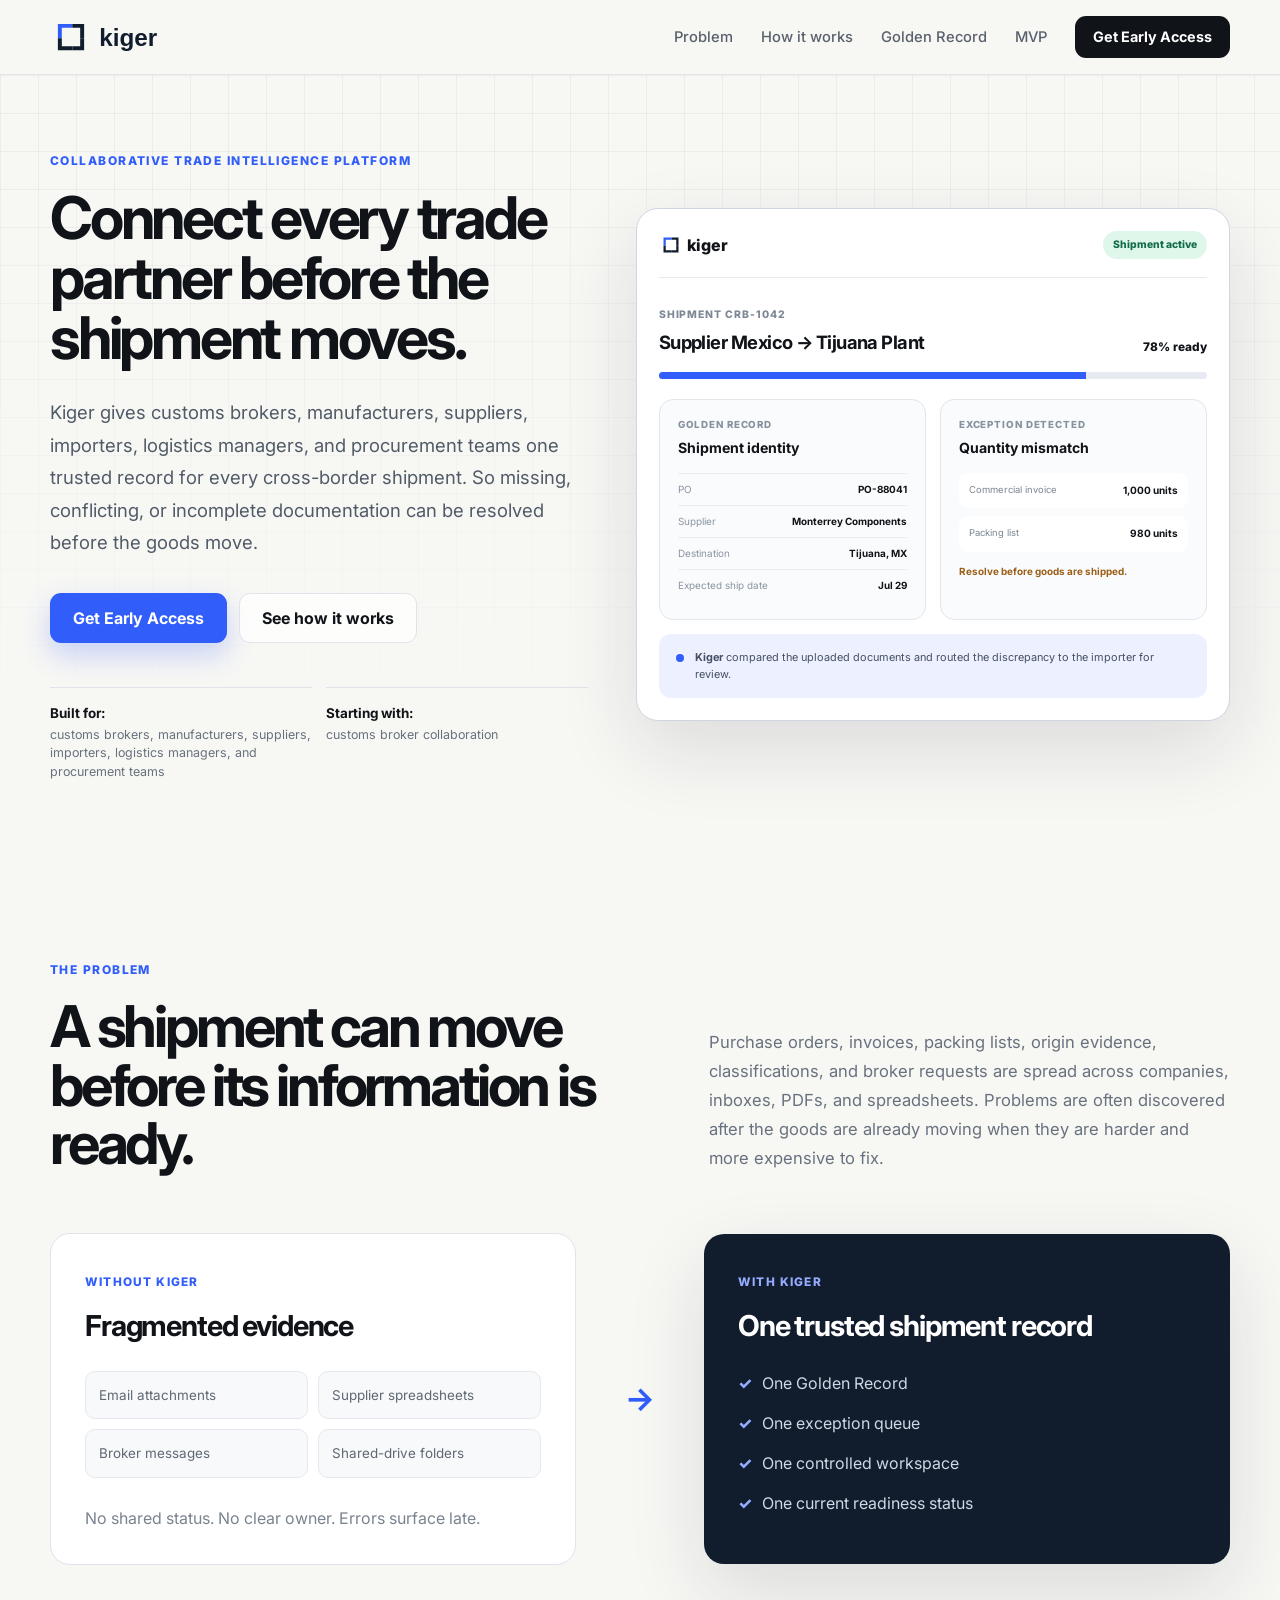
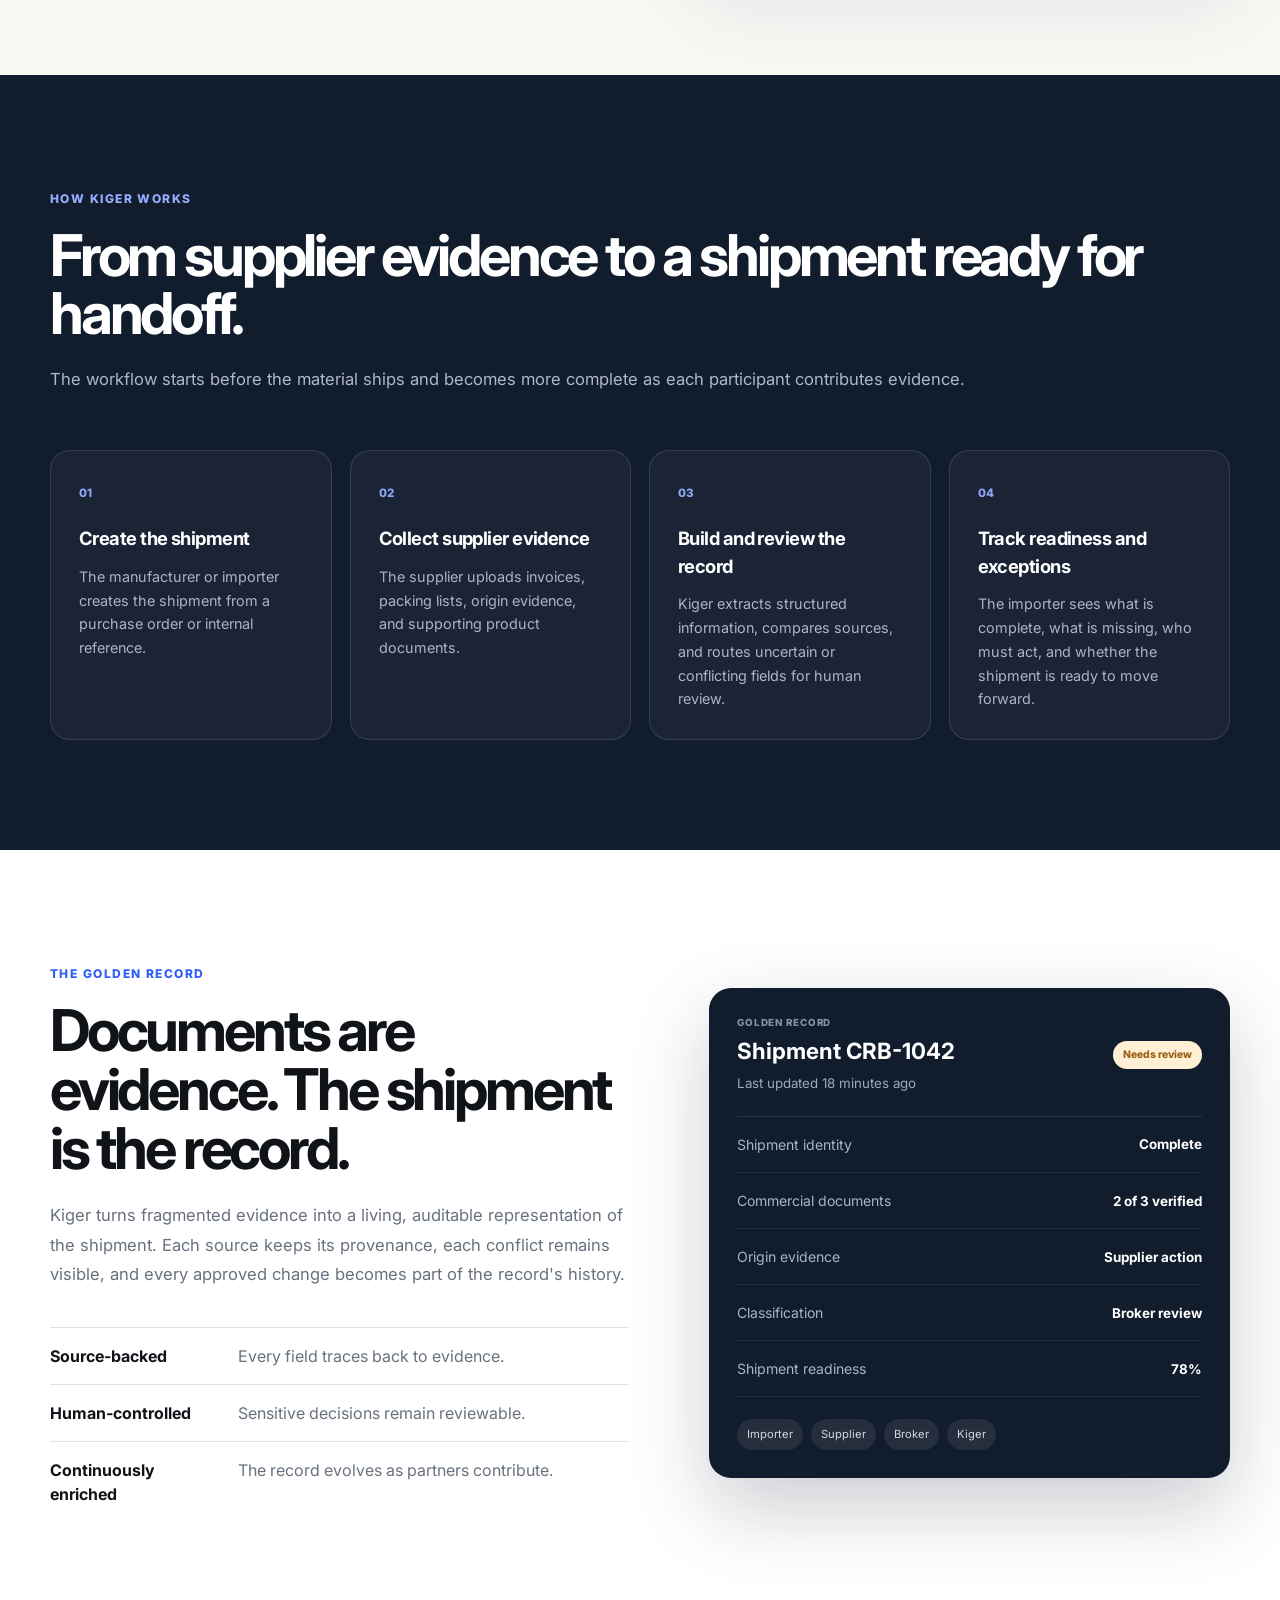
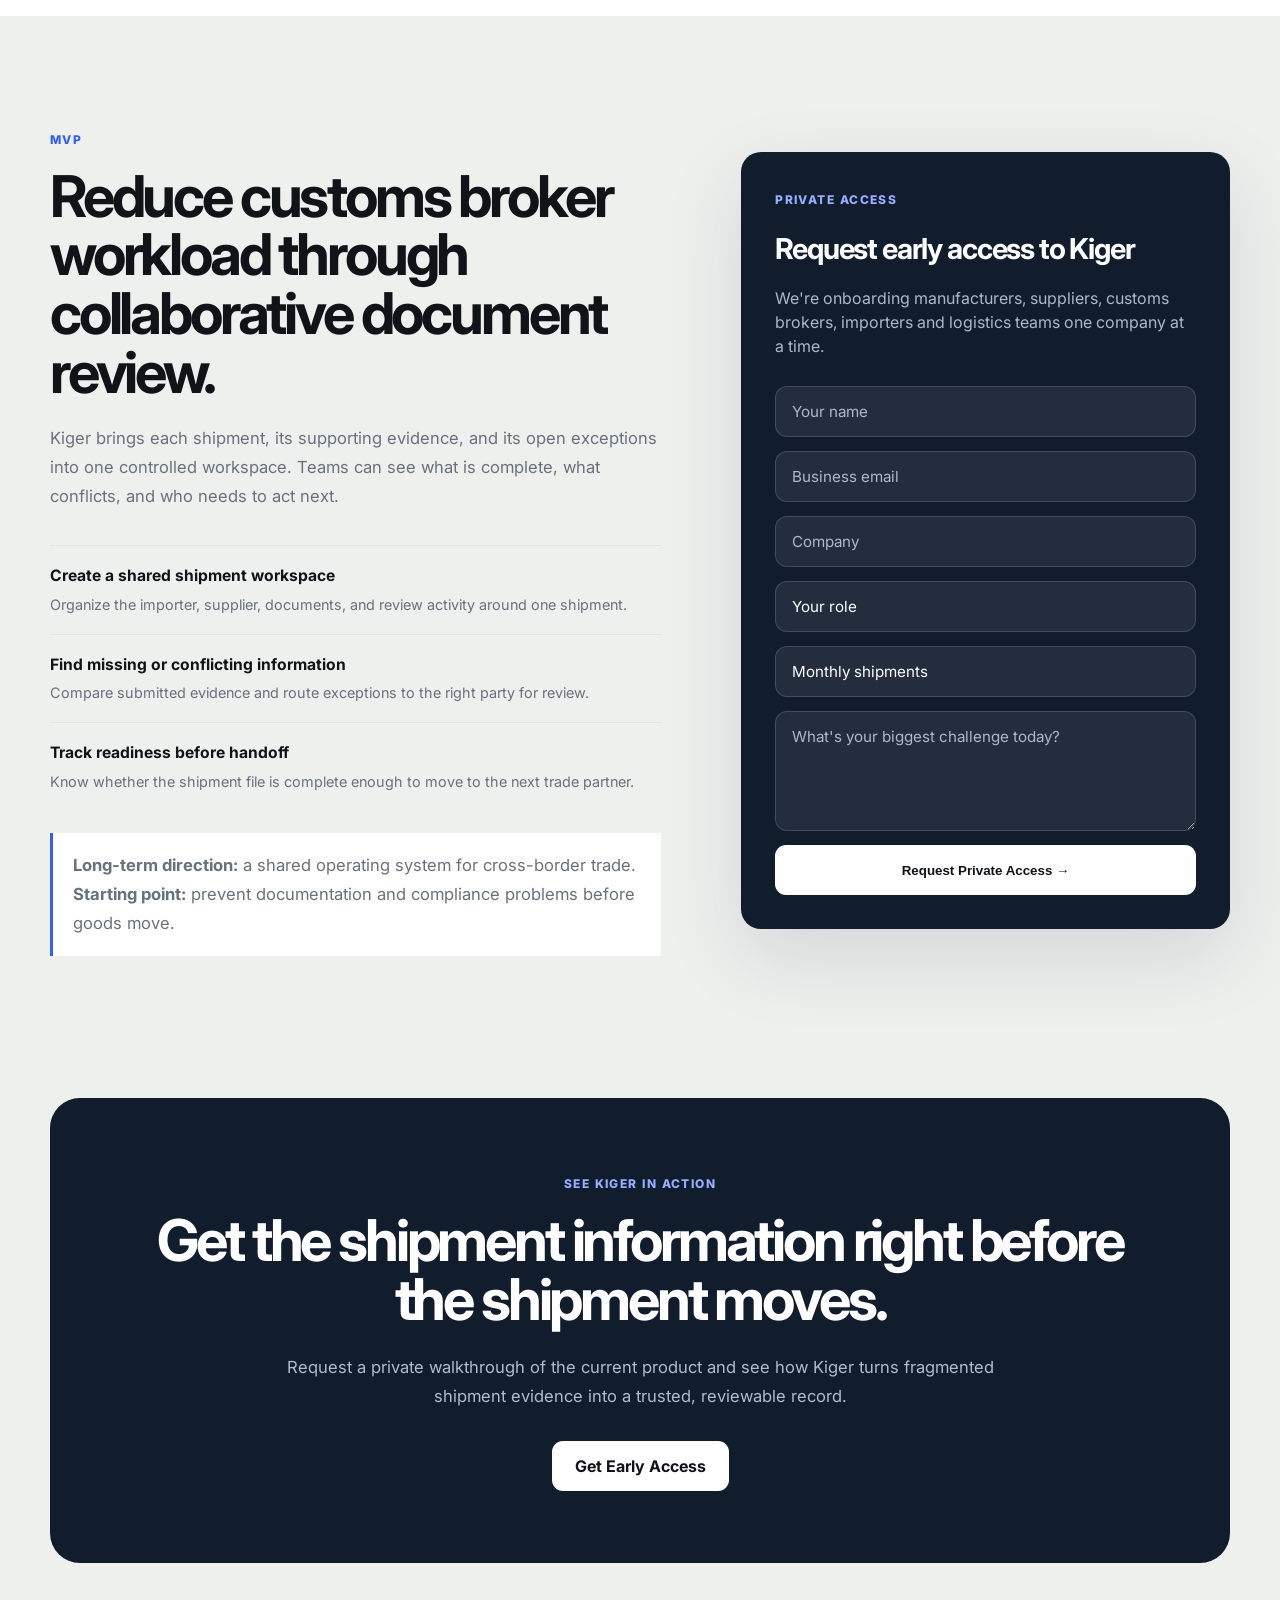
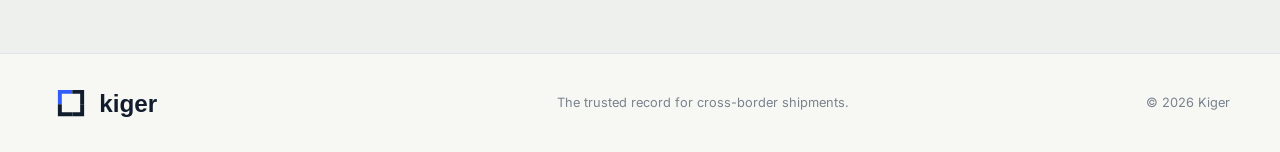
<file: kiger.html>
<!DOCTYPE html>
<html lang="en">
<head>
  <meta charset="UTF-8" />
  <meta name="viewport" content="width=device-width, initial-scale=1.0" />

  <title>Kiger | The Intelligence Layer for Global Trade</title>

  <meta
    name="description"
    content="Build a trusted Golden Record for every cross-border shipment and catch documentation issues before they become costly delays."
  />

  <meta
    name="keywords"
    content="trade, logistics, customs, cross-border, shipment, supply chain, compliance, AI, Golden Record"
  />

  <meta name="author" content="Kiger" />
  <meta name="robots" content="index,follow" />

  <link rel="canonical" href="https://kiger.ia/" />

  <!-- Open Graph -->
  <meta property="og:type" content="website" />
  <meta property="og:site_name" content="Kiger" />
  <meta property="og:url" content="https://kiger.ia/" />
  <meta property="og:title" content="Kiger | The Intelligence Layer for Global Trade" />
  <meta
    property="og:description"
    content="Build a trusted Golden Record for every cross-border shipment."
  />
  <meta
    property="og:image"
    content="https://obedvega.github.io/tfi-landing-page/kiger-logo.png"
  />
  <meta
    property="og:image:alt"
    content="Kiger - The Intelligence Layer for Global Trade"
  />
  <meta property="og:image:width" content="1200" />
  <meta property="og:image:height" content="630" />

  <!-- Twitter -->
  <meta name="twitter:card" content="summary_large_image" />
  <meta name="twitter:title" content="Kiger | The Intelligence Layer for Global Trade" />
  <meta
    name="twitter:description"
    content="Build a trusted Golden Record for every cross-border shipment."
  />
  <meta
    name="twitter:image"
    content="https://obedvega.github.io/tfi-landing-page/kiger-logo.png"
  />

  <!-- Theme -->
  <meta name="theme-color" content="#111C2D" />

  <!-- Favicon -->
  <link rel="icon" type="image/svg+xml" href="favicon.svg" />
  <link rel="icon" type="image/png" sizes="32x32" href="favicon-32.png" />
  <link rel="apple-touch-icon" href="apple-touch-icon.png" />

  <!-- Fonts -->
  <link rel="preconnect" href="https://fonts.googleapis.com">
  <link rel="preconnect" href="https://fonts.gstatic.com" crossorigin>

  <link
    href="https://fonts.googleapis.com/css2?family=Inter:wght@400;500;600;700;800&display=swap"
    rel="stylesheet"
  />

  <link rel="stylesheet" href="styles.css" />
</head>
<body>
  <header class="site-header">
    <div class="container nav">
      <a class="brand" href="#top" aria-label="Kiger home">
        <img src="kiger-logo.svg" alt="Kiger" width="174" height="44" />
      </a>

      <nav class="desktop-nav" aria-label="Primary navigation">
        <a href="#problem">Problem</a>
        <a href="#how-it-works">How it works</a>
        <a href="#golden-record">Golden Record</a>
        <a href="#current-product">MVP</a>
      </nav>

      <a class="button button-dark button-small nav-demo" href="#request-demo">Get Early Access</a>

      <button class="menu-toggle" type="button" aria-label="Open navigation" aria-controls="mobile-menu" aria-expanded="false">
        <span></span><span></span><span></span>
      </button>
    </div>

    <div class="mobile-menu" id="mobile-menu" hidden>
      <nav class="container" aria-label="Mobile navigation">
        <a href="#problem">Problem</a>
        <a href="#how-it-works">How it works</a>
        <a href="#golden-record">Golden Record</a>
        <a href="#current-product">MVP</a>
        <a class="button button-primary" href="#request-demo">Get Early Access</a>
      </nav>
    </div>
  </header>

  <main id="top">
    <section class="hero">
      <div class="hero-grid-bg" aria-hidden="true"></div>
      <div class="container hero-grid">
        <div class="hero-copy">
          <span class="eyebrow">Collaborative trade intelligence platform</span>
          <h1>Connect every trade partner before the shipment moves.</h1>
          <p class="hero-lead">
            Kiger gives customs brokers, manufacturers, suppliers, importers, logistics managers, and procurement teams one trusted record for every cross-border shipment. So missing, conflicting, or incomplete documentation can be resolved before the goods move.
          </p>
          <div class="hero-actions">
            <a class="button button-primary" href="#request-demo">Get Early Access</a>
            <a class="button button-secondary" href="#how-it-works">See how it works</a>
          </div>
          <div class="hero-notes hero-notes-two">
            <span><strong>Built for:</strong> customs brokers, manufacturers, suppliers, importers, logistics managers, and procurement teams</span>
            <span><strong>Starting with:</strong> customs broker collaboration</span>
          </div>
        </div>

        <div class="product-preview" aria-label="Kiger shipment review preview">
          <div class="preview-topbar">
            <div class="preview-brand"><img src="kiger-icon.svg" alt="" width="24" height="24" /> kiger</div>
            <span class="pill pill-green">Shipment active</span>
          </div>
          <div class="preview-heading">
            <div>
              <small>SHIPMENT CRB-1042</small>
              <h2>Supplier Mexico → Tijuana Plant</h2>
            </div>
            <span class="readiness">78% ready</span>
          </div>
          <div class="progress"><span></span></div>
          <div class="preview-grid">
            <article>
              <span class="label">Golden Record</span>
              <h3>Shipment identity</h3>
              <dl>
                <div><dt>PO</dt><dd>PO-88041</dd></div>
                <div><dt>Supplier</dt><dd>Monterrey Components</dd></div>
                <div><dt>Destination</dt><dd>Tijuana, MX</dd></div>
                <div><dt>Expected ship date</dt><dd>Jul 29</dd></div>
              </dl>
            </article>
            <article>
              <span class="label">Exception detected</span>
              <h3>Quantity mismatch</h3>
              <div class="exception-box">
                <div><span>Commercial invoice</span><strong>1,000 units</strong></div>
                <div><span>Packing list</span><strong>980 units</strong></div>
              </div>
              <p class="exception-note">Resolve before goods are shipped.</p>
            </article>
          </div>
          <div class="preview-activity">
            <span class="activity-dot"></span>
            <p><strong>Kiger</strong> compared the uploaded documents and routed the discrepancy to the importer for review.</p>
          </div>
        </div>
      </div>
    </section>

    <section class="problem section" id="problem">
      <div class="container split-heading">
        <div>
          <span class="eyebrow">The problem</span>
          <h2>A shipment can move before its information is ready.</h2>
        </div>
        <p>
          Purchase orders, invoices, packing lists, origin evidence, classifications, and broker requests are spread across companies, inboxes, PDFs, and spreadsheets. Problems are often discovered after the goods are already moving when they are harder and more expensive to fix.
        </p>
      </div>

      <div class="container before-after">
        <article class="chaos-card">
          <span class="card-kicker">Without Kiger</span>
          <h3>Fragmented evidence</h3>
          <div class="source-list">
            <span>Email attachments</span>
            <span>Supplier spreadsheets</span>
            <span>Broker messages</span>
            <span>Shared-drive folders</span>
          </div>
          <p>No shared status. No clear owner. Errors surface late.</p>
        </article>

        <div class="flow-arrow" aria-hidden="true">→</div>

        <article class="truth-card">
          <span class="card-kicker">With Kiger</span>
          <h3>One trusted shipment record</h3>
          <ul>
            <li>One Golden Record</li>
            <li>One exception queue</li>
            <li>One controlled workspace</li>
            <li>One current readiness status</li>
          </ul>
        </article>
      </div>
    </section>

    <section class="section section-dark" id="how-it-works">
      <div class="container section-heading">
        <span class="eyebrow light">How Kiger works</span>
        <h2>From supplier evidence to a shipment ready for handoff.</h2>
        <p>The workflow starts before the material ships and becomes more complete as each participant contributes evidence.</p>
      </div>
      <div class="container steps">
        <article>
          <span class="step-number">01</span>
          <h3>Create the shipment</h3>
          <p>The manufacturer or importer creates the shipment from a purchase order or internal reference.</p>
        </article>
        <article>
          <span class="step-number">02</span>
          <h3>Collect supplier evidence</h3>
          <p>The supplier uploads invoices, packing lists, origin evidence, and supporting product documents.</p>
        </article>
        <article>
          <span class="step-number">03</span>
          <h3>Build and review the record</h3>
          <p>Kiger extracts structured information, compares sources, and routes uncertain or conflicting fields for human review.</p>
        </article>
        <article>
          <span class="step-number">04</span>
          <h3>Track readiness and exceptions</h3>
          <p>The importer sees what is complete, what is missing, who must act, and whether the shipment is ready to move forward.</p>
        </article>
      </div>
    </section>

    <section class="section golden-section" id="golden-record">
      <div class="container golden-grid">
        <div>
          <span class="eyebrow">The Golden Record</span>
          <h2>Documents are evidence. The shipment is the record.</h2>
          <p>
            Kiger turns fragmented evidence into a living, auditable representation of the shipment. Each source keeps its provenance, each conflict remains visible, and every approved change becomes part of the record's history.
          </p>
          <div class="principles">
            <div><strong>Source-backed</strong><span>Every field traces back to evidence.</span></div>
            <div><strong>Human-controlled</strong><span>Sensitive decisions remain reviewable.</span></div>
            <div><strong>Continuously enriched</strong><span>The record evolves as partners contribute.</span></div>
          </div>
        </div>

        <div class="record-card">
          <div class="record-card-header">
            <div>
              <span class="label">Golden Record</span>
              <h3>Shipment CRB-1042</h3>
              <small>Last updated 18 minutes ago</small>
            </div>
            <span class="pill pill-amber">Needs review</span>
          </div>
          <div class="record-row"><span>Shipment identity</span><strong>Complete</strong></div>
          <div class="record-row"><span>Commercial documents</span><strong>2 of 3 verified</strong></div>
          <div class="record-row"><span>Origin evidence</span><strong>Supplier action</strong></div>
          <div class="record-row"><span>Classification</span><strong>Broker review</strong></div>
          <div class="record-row"><span>Shipment readiness</span><strong>78%</strong></div>
          <div class="record-footer"><span>Importer</span><span>Supplier</span><span>Broker</span><span>Kiger</span></div>
        </div>
      </div>
    </section>

    <section class="section mvp-section" id="current-product">
      <div class="container mvp-grid">
        <div class="section-heading compact">
          <span class="eyebrow">MVP</span>
          <h2>Reduce customs broker workload through collaborative document review.</h2>
          <p>
            Kiger brings each shipment, its supporting evidence, and its open exceptions into one controlled workspace. Teams can see what is complete, what conflicts, and who needs to act next.
          </p>
          <div class="current-capabilities">
            <div><strong>Create a shared shipment workspace</strong><span>Organize the importer, supplier, documents, and review activity around one shipment.</span></div>
            <div><strong>Find missing or conflicting information</strong><span>Compare submitted evidence and route exceptions to the right party for review.</span></div>
            <div><strong>Track readiness before handoff</strong><span>Know whether the shipment file is complete enough to move to the next trade partner.</span></div>
          </div>
          <p class="scope-note"><strong>Long-term direction:</strong> a shared operating system for cross-border trade. <strong>Starting point:</strong> prevent documentation and compliance problems before goods move.</p>
        </div>

<div class="demo-card" id="request-demo">

    <span class="eyebrow light">
        PRIVATE ACCESS
    </span>

    <h3>
        Request early access to Kiger
    </h3>

    <p>
        We're onboarding manufacturers, suppliers, customs brokers,
        importers and logistics teams one company at a time.
    </p>

    <form
        id="demoForm"
        class="demo-form">

        <input
            type="text"
            name="name"
            placeholder="Your name"
            required>

        <input
            type="email"
            name="email"
            placeholder="Business email"
            required>

        <input
            type="text"
            name="company"
            placeholder="Company"
            required>

        <select
            name="role"
            required>

            <option value="">
                Your role
            </option>

            <option>
                Importer
            </option>

            <option>
                Customs Broker
            </option>

            <option>
                Manufacturer
            </option>

            <option>
                Supplier
            </option>

            <option>
                Logistics Provider
            </option>

            <option>
                Other
            </option>

        </select>

        <select
            name="volume"
            required>

            <option value="">
                Monthly shipments
            </option>

            <option>
                1–20
            </option>

            <option>
                20–100
            </option>

            <option>
                100–500
            </option>

            <option>
                500+
            </option>

        </select>

        <textarea
            name="challenge"
            rows="4"
            placeholder="What's your biggest challenge today?"></textarea>

        <button
            class="button button-light full-width"
            type="submit">

            Request Private Access →

        </button>

    </form>

    <p
        class="demo-success"
        hidden>

        Thanks! We'll contact you shortly to schedule a private walkthrough.

    </p>

</div>
      </div>
    </section>

    <section class="closing">
      <div class="container closing-card">
        <span class="eyebrow light">See Kiger in action</span>
        <h2>Get the shipment information right before the shipment moves.</h2>
        <p>Request a private walkthrough of the current product and see how Kiger turns fragmented shipment evidence into a trusted, reviewable record.</p>
        <a class="button button-light" href="#request-demo">Get Early Access</a>
      </div>
    </section>
  </main>

  <footer>
    <div class="container footer-inner">
      <a class="brand" href="#top" aria-label="Kiger home"><img src="kiger-logo.svg" alt="Kiger" width="150" height="38" /></a>
      <p>The trusted record for cross-border shipments.</p>
      <span>© 2026 Kiger</span>
    </div>
  </footer>
  <script>
    const menuToggle = document.querySelector('.menu-toggle');
    const mobileMenu = document.querySelector('#mobile-menu');

    function setMenu(open) {
      menuToggle.setAttribute('aria-expanded', String(open));
      menuToggle.setAttribute('aria-label', open ? 'Close navigation' : 'Open navigation');
      mobileMenu.hidden = !open;
      document.body.classList.toggle('menu-open', open);
    }

    menuToggle.addEventListener('click', () => {
      setMenu(menuToggle.getAttribute('aria-expanded') !== 'true');
    });

    mobileMenu.querySelectorAll('a').forEach((link) => {
      link.addEventListener('click', () => setMenu(false));
    });

    window.addEventListener('resize', () => {
      if (window.innerWidth > 1040) setMenu(false);
    });
  </script>
</body>
</html>
</file>
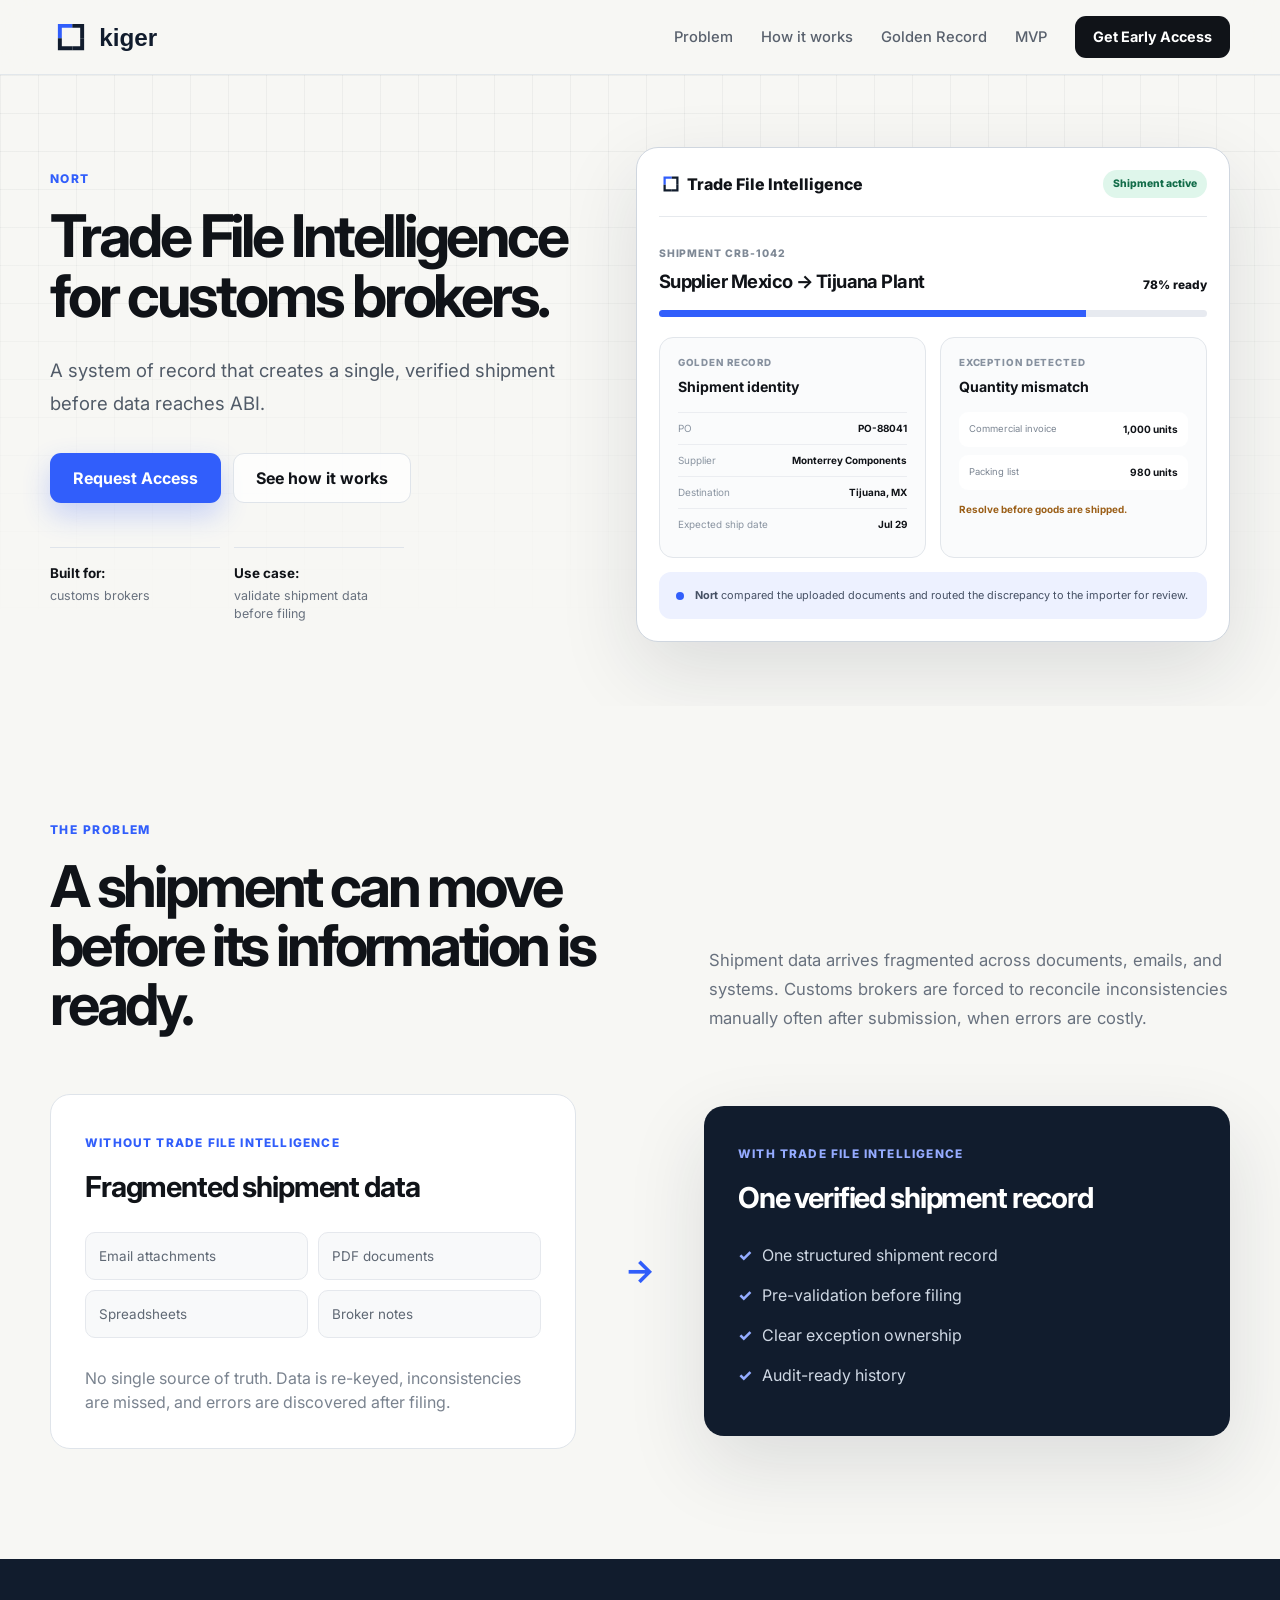
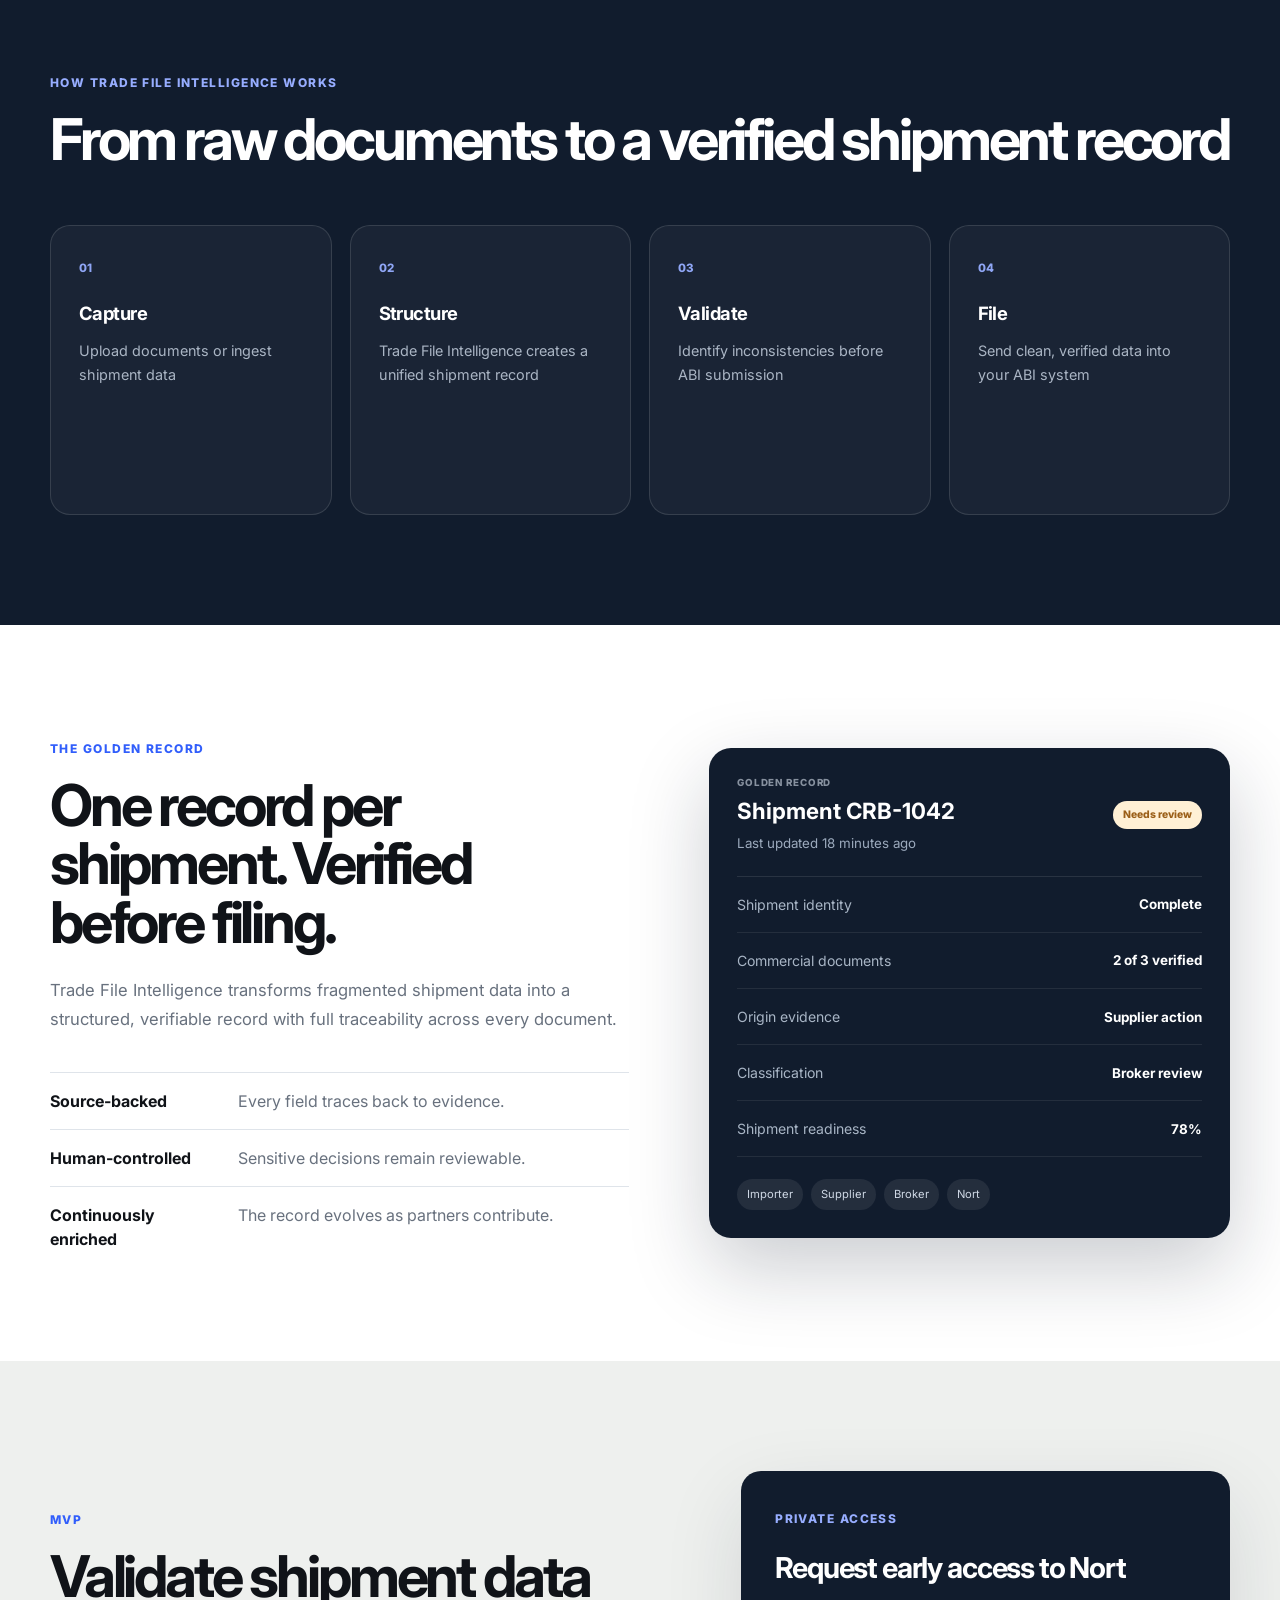
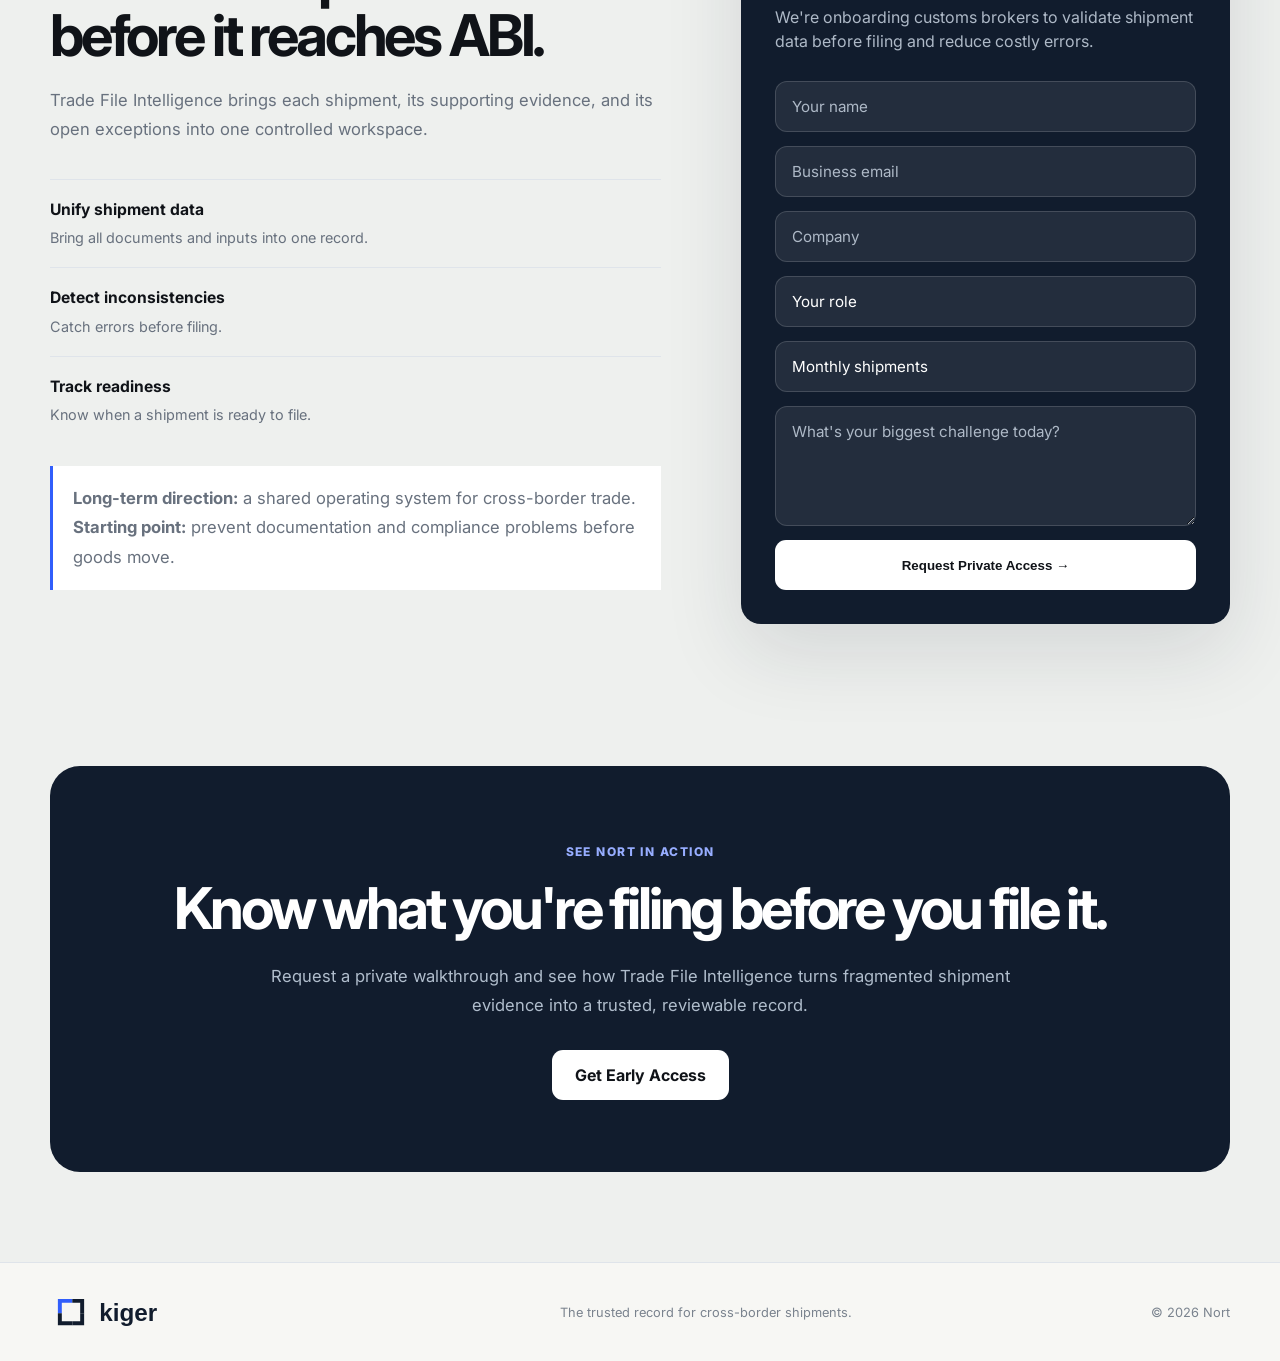
<file: nort.html>
<!DOCTYPE html>
<html lang="en">
<head>
  <meta charset="UTF-8" />
  <meta name="viewport" content="width=device-width, initial-scale=1.0" />

  <title>Nort | Built for customs brokers</title>

  <meta
    name="description"
    content="Build a trusted Golden Record for every cross-border shipment and catch documentation issues before they become costly delays."
  />

  <meta
    name="keywords"
    content="trade, logistics, customs, cross-border, shipment, supply chain, compliance, AI, Golden Record"
  />

  <meta name="author" content="Nort" />
  <meta name="robots" content="index,follow" />

  <link rel="canonical" href="https://Nort.ia/" />

  <!-- Open Graph -->
  <meta property="og:type" content="website" />
  <meta property="og:site_name" content="Nort" />
  <meta property="og:url" content="https://Nort.ia/" />
  <meta property="og:title" content="Nort | Built for customs brokers" />
  <meta
    property="og:description"
    content="Build a trusted Golden Record for every cross-border shipment."
  />
  <meta
    property="og:image"
    content="https://obedvega.github.io/tfi-landing-page/kiger-logo.png"
  />
  <meta
    property="og:image:alt"
    content="Nort - Built for customs brokers"
  />
  <meta property="og:image:width" content="1200" />
  <meta property="og:image:height" content="630" />

  <!-- Twitter -->
  <meta name="twitter:card" content="summary_large_image" />
  <meta name="twitter:title" content="Nort | Built for customs brokers" />
  <meta
    name="twitter:description"
    content="Build a trusted Golden Record for every cross-border shipment."
  />
  <meta
    name="twitter:image"
    content="https://obedvega.github.io/tfi-landing-page/kiger-logo.png"
  />

  <!-- Theme -->
  <meta name="theme-color" content="#111C2D" />

  <!-- Favicon -->
  <link rel="icon" type="image/svg+xml" href="favicon.svg" />
  <link rel="icon" type="image/png" sizes="32x32" href="favicon-32.png" />
  <link rel="apple-touch-icon" href="apple-touch-icon.png" />

  <!-- Fonts -->
  <link rel="preconnect" href="https://fonts.googleapis.com">
  <link rel="preconnect" href="https://fonts.gstatic.com" crossorigin>

  <link
    href="https://fonts.googleapis.com/css2?family=Inter:wght@400;500;600;700;800&display=swap"
    rel="stylesheet"
  />

  <link rel="stylesheet" href="styles.css" />
</head>
<body>
  <header class="site-header">
    <div class="container nav">
      <a class="brand" href="#top" aria-label="Nort home">
        <img src="kiger-logo.svg" alt="Kiger" width="174" height="44" />
      </a>

      <nav class="desktop-nav" aria-label="Primary navigation">
        <a href="#problem">Problem</a>
        <a href="#how-it-works">How it works</a>
        <a href="#golden-record">Golden Record</a>
        <a href="#current-product">MVP</a>
      </nav>

      <a class="button button-dark button-small nav-demo" href="#request-demo">Get Early Access</a>

      <button class="menu-toggle" type="button" aria-label="Open navigation" aria-controls="mobile-menu" aria-expanded="false">
        <span></span><span></span><span></span>
      </button>
    </div>

    <div class="mobile-menu" id="mobile-menu" hidden>
      <nav class="container" aria-label="Mobile navigation">
        <a href="#problem">Problem</a>
        <a href="#how-it-works">How it works</a>
        <a href="#golden-record">Golden Record</a>
        <a href="#current-product">MVP</a>
        <a class="button button-primary" href="#request-demo">Get Early Access</a>
      </nav>
    </div>
  </header>

  <main id="top">
    <section class="hero">
      <div class="hero-grid-bg" aria-hidden="true"></div>
      <div class="container hero-grid">
        <div class="hero-copy">
<span class="eyebrow">nort</span>

<h1>Trade File Intelligence for customs brokers.</h1>

<p class="hero-lead">
  A system of record that creates a single, verified shipment before data reaches ABI.
</p>

          <div class="hero-actions">
            <a class="button button-primary" href="#request-demo">Request Access</a>
            <a class="button button-secondary" href="#how-it-works">See how it works</a>
          </div>

          <div class="hero-notes">
            <span><strong>Built for:</strong> customs brokers</span>
            <span><strong>Use case:</strong> validate shipment data before filing</span>
          </div>
        </div>

        <div class="product-preview" aria-label="Nort shipment review preview">
          <div class="preview-topbar">
            <div class="preview-brand"><img src="kiger-icon.svg" alt="" width="24" height="24" /> Trade File Intelligence</div>
            <span class="pill pill-green">Shipment active</span>
          </div>
          <div class="preview-heading">
            <div>
              <small>SHIPMENT CRB-1042</small>
              <h2>Supplier Mexico → Tijuana Plant</h2>
            </div>
            <span class="readiness">78% ready</span>
          </div>
          <div class="progress"><span></span></div>
          <div class="preview-grid">
            <article>
              <span class="label">Golden Record</span>
              <h3>Shipment identity</h3>
              <dl>
                <div><dt>PO</dt><dd>PO-88041</dd></div>
                <div><dt>Supplier</dt><dd>Monterrey Components</dd></div>
                <div><dt>Destination</dt><dd>Tijuana, MX</dd></div>
                <div><dt>Expected ship date</dt><dd>Jul 29</dd></div>
              </dl>
            </article>
            <article>
              <span class="label">Exception detected</span>
              <h3>Quantity mismatch</h3>
              <div class="exception-box">
                <div><span>Commercial invoice</span><strong>1,000 units</strong></div>
                <div><span>Packing list</span><strong>980 units</strong></div>
              </div>
              <p class="exception-note">Resolve before goods are shipped.</p>
            </article>
          </div>
          <div class="preview-activity">
            <span class="activity-dot"></span>
            <p><strong>Nort</strong> compared the uploaded documents and routed the discrepancy to the importer for review.</p>
          </div>
        </div>
      </div>
    </section>

    <section class="problem section" id="problem">
      <div class="container split-heading">
        <div>
          <span class="eyebrow">The problem</span>
          <h2>A shipment can move before its information is ready.</h2>
        </div>
        <p>
          Shipment data arrives fragmented across documents, emails, and systems.
          Customs brokers are forced to reconcile inconsistencies manually 
          often after submission, when errors are costly.
        </p>
      </div>

      <div class="container before-after">
        <article class="chaos-card">
<span class="card-kicker">Without Trade File Intelligence</span>
<h3>Fragmented shipment data</h3>

<div class="source-list">
  <span>Email attachments</span>
  <span>PDF documents</span>
  <span>Spreadsheets</span>
  <span>Broker notes</span>
</div>

<p>
  No single source of truth. Data is re-keyed, inconsistencies are missed,
  and errors are discovered after filing.
</p>
        </article>

        <div class="flow-arrow" aria-hidden="true">→</div>

        <article class="truth-card">
<span class="card-kicker">With Trade File Intelligence</span>
<h3>One verified shipment record</h3>

<ul>
  <li>One structured shipment record</li>
  <li>Pre-validation before filing</li>
  <li>Clear exception ownership</li>
  <li>Audit-ready history</li>
</ul>
        </article>
      </div>
    </section>

    <section class="section section-dark" id="how-it-works">
      <div class="container section-heading">
        <span class="eyebrow light">How Trade File Intelligence works</span>
        <h2>From raw documents to a verified shipment record</h2>
      </div>
      <div class="container steps">
        <article>
          <span class="step-number">01</span>
<h3>Capture</h3>
<p>Upload documents or ingest shipment data</p>
        </article>
        <article>
          <span class="step-number">02</span>
<h3>Structure</h3>
<p>Trade File Intelligence creates a unified shipment record</p>
        </article>
        <article>
          <span class="step-number">03</span>
<h3>Validate</h3>
<p>Identify inconsistencies before ABI submission</p>
        </article>
        <article>
          <span class="step-number">04</span>
<h3>File</h3>
<p>Send clean, verified data into your ABI system</p>
        </article>
      </div>
    </section>

    <section class="section golden-section" id="golden-record">
      <div class="container golden-grid">
        <div>
          <span class="eyebrow">The Golden Record</span>
<h2>One record per shipment. Verified before filing.</h2>
          <p>
  Trade File Intelligence transforms fragmented shipment data into a structured,
  verifiable record with full traceability across every document.
          </p>
          <div class="principles">
            <div><strong>Source-backed</strong><span>Every field traces back to evidence.</span></div>
            <div><strong>Human-controlled</strong><span>Sensitive decisions remain reviewable.</span></div>
            <div><strong>Continuously enriched</strong><span>The record evolves as partners contribute.</span></div>
          </div>
        </div>

        <div class="record-card">
          <div class="record-card-header">
            <div>
              <span class="label">Golden Record</span>
              <h3>Shipment CRB-1042</h3>
              <small>Last updated 18 minutes ago</small>
            </div>
            <span class="pill pill-amber">Needs review</span>
          </div>
          <div class="record-row"><span>Shipment identity</span><strong>Complete</strong></div>
          <div class="record-row"><span>Commercial documents</span><strong>2 of 3 verified</strong></div>
          <div class="record-row"><span>Origin evidence</span><strong>Supplier action</strong></div>
          <div class="record-row"><span>Classification</span><strong>Broker review</strong></div>
          <div class="record-row"><span>Shipment readiness</span><strong>78%</strong></div>
          <div class="record-footer"><span>Importer</span><span>Supplier</span><span>Broker</span><span>Nort</span></div>
        </div>
      </div>
    </section>

    <section class="section mvp-section" id="current-product">
      <div class="container mvp-grid">
        <div class="section-heading compact">
          <span class="eyebrow">MVP</span>
          <h2>Validate shipment data before it reaches ABI.</h2>
          <p>
            <p>
  Trade File Intelligence brings each shipment, its supporting evidence, and its open exceptions into one controlled workspace.
</p>
          </p>
          <div class="current-capabilities">
         <div><strong>Unify shipment data</strong><span>Bring all documents and inputs into one record.</span></div>
<div><strong>Detect inconsistencies</strong><span>Catch errors before filing.</span></div>
<div><strong>Track readiness</strong><span>Know when a shipment is ready to file.</span></div> </div>
          <p class="scope-note"><strong>Long-term direction:</strong> a shared operating system for cross-border trade. <strong>Starting point:</strong> prevent documentation and compliance problems before goods move.</p>
        </div>

<div class="demo-card" id="request-demo">

    <span class="eyebrow light">
        PRIVATE ACCESS
    </span>

    <h3>
        Request early access to Nort
    </h3>

    <p>
        We're onboarding customs brokers to validate shipment data before filing and reduce costly errors.
    </p>

    <form
        id="demoForm"
        class="demo-form">

        <input
            type="text"
            name="name"
            placeholder="Your name"
            required>

        <input
            type="email"
            name="email"
            placeholder="Business email"
            required>

        <input
            type="text"
            name="company"
            placeholder="Company"
            required>

        <select
            name="role"
            required>

            <option value="">
                Your role
            </option>

            <option>
                Importer
            </option>

            <option>
                Customs Broker
            </option>

            <option>
                Manufacturer
            </option>

            <option>
                Supplier
            </option>

            <option>
                Logistics Provider
            </option>

            <option>
                Other
            </option>

        </select>

        <select
            name="volume"
            required>

            <option value="">
                Monthly shipments
            </option>

            <option>
                1–20
            </option>

            <option>
                20–100
            </option>

            <option>
                100–500
            </option>

            <option>
                500+
            </option>

        </select>

        <textarea
            name="challenge"
            rows="4"
            placeholder="What's your biggest challenge today?"></textarea>

        <button
            class="button button-light full-width"
            type="submit">

            Request Private Access →

        </button>

    </form>

    <p
        class="demo-success"
        hidden>

        Thanks! We'll contact you shortly to schedule a private walkthrough.

    </p>

</div>
      </div>
    </section>

    <section class="closing">
      <div class="container closing-card">
        <span class="eyebrow light">See Nort in action</span>
        <h2>Know what you're filing before you file it.</h2>
<p>Request a private walkthrough and see how Trade File Intelligence turns fragmented shipment evidence into a trusted, reviewable record.</p>
        <a class="button button-light" href="#request-demo">Get Early Access</a>
      </div>
    </section>
  </main>

  <footer>
    <div class="container footer-inner">
      <a class="brand" href="#top" aria-label="Nort home"><img src="kiger-logo.svg" alt="Nort" width="150" height="38" /></a>
      <p>The trusted record for cross-border shipments.</p>
      <span>© 2026 Nort</span>
    </div>
  </footer>
  <script>
    const menuToggle = document.querySelector('.menu-toggle');
    const mobileMenu = document.querySelector('#mobile-menu');

    function setMenu(open) {
      menuToggle.setAttribute('aria-expanded', String(open));
      menuToggle.setAttribute('aria-label', open ? 'Close navigation' : 'Open navigation');
      mobileMenu.hidden = !open;
      document.body.classList.toggle('menu-open', open);
    }

    menuToggle.addEventListener('click', () => {
      setMenu(menuToggle.getAttribute('aria-expanded') !== 'true');
    });

    mobileMenu.querySelectorAll('a').forEach((link) => {
      link.addEventListener('click', () => setMenu(false));
    });

    window.addEventListener('resize', () => {
      if (window.innerWidth > 1040) setMenu(false);
    });
  </script>
</body>
</html>
</file>
<file: styles.css>
* { box-sizing: border-box; }

:root {
  --ink: #101318;
  --muted: #68717e;
  --paper: #f7f7f4;
  --white: #ffffff;
  --line: #dfe4ea;
  --navy: #111c2d;
  --navy-2: #17263d;
  --blue: #315efb;
  --blue-dark: #2349d7;
  --green: #16845a;
  --amber: #9b5f18;
  --soft-blue: #edf1ff;
  --soft-green: #dff6eb;
  --soft-amber: #fff0d5;
  --radius-sm: 12px;
  --radius-md: 20px;
  --radius-lg: 30px;
  --shadow: 0 28px 80px rgba(22, 32, 51, 0.12);
}

html { scroll-behavior: smooth; }
body {
  margin: 0;
  color: var(--ink);
  background: var(--paper);
  font-family: "Inter", system-ui, sans-serif;
  line-height: 1.5;
}
a { color: inherit; text-decoration: none; }
.container { width: min(1180px, calc(100% - 40px)); margin: 0 auto; }

.site-header {
  position: sticky;
  top: 0;
  z-index: 50;
  border-bottom: 1px solid rgba(223, 228, 234, 0.85);
  background: rgba(247, 247, 244, 0.92);
  backdrop-filter: blur(18px);
}
.nav { min-height: 74px; display: flex; align-items: center; gap: 28px; }
.nav nav { margin-left: auto; display: flex; gap: 28px; color: #59616d; font-size: .92rem; font-weight: 500; }
.nav nav a:hover { color: var(--ink); }
.brand { display: inline-flex; align-items: center; gap: 10px; font-size: 1.24rem; font-weight: 800; letter-spacing: -.05em; }
.brand-mark { position: relative; width: 34px; height: 24px; display: inline-flex; align-items: center; justify-content: center; }
.brand-mark span { position: absolute; width: 18px; height: 18px; border: 3px solid currentColor; border-radius: 5px; }
.brand-mark span:first-child { transform: translateX(-6px); }
.brand-mark span:last-child { transform: translateX(6px); }
.brand-mark::after { content: ""; position: absolute; width: 12px; height: 3px; border-radius: 999px; background: currentColor; }
.brand-mark.small { width: 26px; transform: scale(.78); transform-origin: left center; }

.button { min-height: 50px; padding: 0 22px; display: inline-flex; align-items: center; justify-content: center; border: 1px solid transparent; border-radius: 11px; font-weight: 700; transition: 180ms ease; }
.button:hover { transform: translateY(-1px); }
.button-small { min-height: 42px; padding: 0 17px; font-size: .9rem; }
.button-dark { color: white; background: var(--ink); }
.button-primary { color: white; background: var(--blue); box-shadow: 0 12px 28px rgba(49, 94, 251, .24); }
.button-primary:hover { background: var(--blue-dark); }
.button-secondary { border-color: var(--line); background: rgba(255,255,255,.78); }
.button-light { color: var(--ink); background: white; }
.full-width { width: 100%; }

.hero { position: relative; padding: 100px 0 86px; overflow: hidden; }
.hero-grid-bg { position: absolute; inset: 0; pointer-events: none; background-image: linear-gradient(rgba(17,28,45,.045) 1px, transparent 1px), linear-gradient(90deg, rgba(17,28,45,.045) 1px, transparent 1px); background-size: 38px 38px; mask-image: linear-gradient(to bottom, black 12%, transparent 88%); }
.hero-grid { position: relative; display: grid; grid-template-columns: .92fr 1.15fr; align-items: center; gap: 68px; }
.eyebrow { display: inline-block; margin-bottom: 18px; color: var(--blue); font-size: .75rem; font-weight: 800; letter-spacing: .12em; text-transform: uppercase; }
.eyebrow.light { color: #97adff; }
.hero h1, .section h2, .closing h2 { margin: 0; letter-spacing: -.055em; line-height: 1.02; }
.hero h1 { font-size: clamp(3.5rem, 6vw, 6.4rem); }
.hero-lead { max-width: 680px; margin: 28px 0 0; color: #515b68; font-size: 1.16rem; line-height: 1.75; }
.hero-actions { display: flex; flex-wrap: wrap; gap: 12px; margin-top: 34px; }
.hero-notes { display: grid; grid-template-columns: repeat(3, 1fr); gap: 14px; margin-top: 44px; }
.hero-notes span { padding-top: 15px; border-top: 1px solid var(--line); color: var(--muted); font-size: .78rem; }
.hero-notes strong { display: block; margin-bottom: 3px; color: var(--ink); font-size: .84rem; }

.product-preview { min-width: 700px; padding: 22px; border: 1px solid #cfd6df; border-radius: 22px; background: white; box-shadow: var(--shadow); transform: translateX(16px); }
.preview-topbar, .preview-heading, .record-card-header, .footer-inner { display: flex; align-items: center; justify-content: space-between; gap: 20px; }
.preview-topbar { padding-bottom: 18px; border-bottom: 1px solid #e6e9ed; }
.preview-brand { display: flex; align-items: center; gap: 4px; font-weight: 800; }
.pill { display: inline-flex; align-items: center; padding: 6px 10px; border-radius: 999px; font-size: .65rem; font-weight: 800; }
.pill-green { color: #126c49; background: var(--soft-green); }
.pill-amber { color: var(--amber); background: var(--soft-amber); }
.preview-heading { margin-top: 22px; align-items: flex-end; }
.preview-heading small { color: #7e8895; font-size: .65rem; font-weight: 800; letter-spacing: .09em; }
.preview-heading h2 { margin: 5px 0 0; font-size: 1.15rem; letter-spacing: -.03em; }
.readiness { font-size: .74rem; font-weight: 800; }
.progress { height: 7px; margin: 15px 0 20px; overflow: hidden; border-radius: 999px; background: #e7eaf0; }
.progress span { display: block; width: 78%; height: 100%; background: var(--blue); }
.preview-grid { display: grid; grid-template-columns: 1fr 1fr; gap: 14px; }
.preview-grid article { padding: 18px; border: 1px solid #e2e6eb; border-radius: 14px; background: #fafbfc; }
.label { display: block; color: #87919f; font-size: .61rem; font-weight: 800; letter-spacing: .09em; text-transform: uppercase; }
.preview-grid h3 { margin: 5px 0 15px; font-size: .88rem; }
dl { margin: 0; }
dl div { display: flex; justify-content: space-between; gap: 14px; padding: 8px 0; border-top: 1px solid #ebedf1; }
dt, dd { margin: 0; font-size: .62rem; }
dt { color: #8a94a1; }
dd { font-weight: 700; text-align: right; }
.exception-box { display: grid; gap: 8px; }
.exception-box div { display: flex; justify-content: space-between; gap: 15px; padding: 10px; border-radius: 9px; background: white; }
.exception-box span { color: #7b8592; font-size: .59rem; }
.exception-box strong { font-size: .63rem; }
.exception-note { margin: 12px 0 0; color: #9b5f18; font-size: .62rem; font-weight: 700; }
.preview-activity { display: flex; gap: 11px; align-items: flex-start; margin-top: 14px; padding: 15px 17px; border-radius: 12px; background: var(--soft-blue); }
.preview-activity p { margin: 0; color: #455064; font-size: .68rem; line-height: 1.55; }
.activity-dot { width: 8px; height: 8px; flex: 0 0 auto; margin-top: 5px; border-radius: 50%; background: var(--blue); }

.section { padding: 110px 0; }
.section h2, .closing h2 { font-size: clamp(2.5rem, 4.5vw, 4.8rem); }
.split-heading { display: grid; grid-template-columns: 1fr .9fr; gap: 80px; align-items: end; }
.split-heading p, .section-heading p, .golden-grid > div > p, .closing p { margin: 0; color: var(--muted); font-size: 1.04rem; line-height: 1.75; }
.before-after { display: grid; grid-template-columns: 1fr 80px 1fr; align-items: center; gap: 24px; margin-top: 60px; }
.chaos-card, .truth-card { min-height: 330px; padding: 34px; border-radius: var(--radius-md); }
.chaos-card { border: 1px solid var(--line); background: white; }
.truth-card { color: white; background: var(--navy); box-shadow: var(--shadow); }
.card-kicker { color: var(--blue); font-size: .74rem; font-weight: 800; letter-spacing: .1em; text-transform: uppercase; }
.truth-card .card-kicker { color: #95abff; }
.chaos-card h3, .truth-card h3 { margin: 12px 0 24px; font-size: 1.8rem; letter-spacing: -.04em; }
.source-list { display: grid; grid-template-columns: 1fr 1fr; gap: 10px; }
.source-list span { padding: 13px; border: 1px solid #e5e8ed; border-radius: 10px; color: #5f6874; background: #f8f9fa; font-size: .84rem; }
.chaos-card p { margin: 28px 0 0; color: #7a838f; }
.truth-card ul { display: grid; gap: 16px; margin: 0; padding: 0; list-style: none; }
.truth-card li { display: flex; align-items: center; gap: 10px; color: #cfd8e4; }
.truth-card li::before { content: "✓"; color: #94acff; font-weight: 800; }
.flow-arrow { color: var(--blue); font-size: 2rem; font-weight: 700; text-align: center; }

.section-dark { color: white; background: var(--navy); }
.section-heading {  margin-bottom: 56px; }
.section-heading p { margin-top: 22px; color: #aeb8c6; }
.steps { display: grid; grid-template-columns: repeat(4, 1fr); gap: 18px; }
.steps article { min-height: 290px; padding: 28px; border: 1px solid rgba(255,255,255,.12); border-radius: var(--radius-md); background: rgba(255,255,255,.04); }
.step-number { color: #8fa6f5; font-size: .72rem; font-weight: 800; }
.steps h3 { margin: 22px 0 12px; font-size: 1.15rem; letter-spacing: -.03em; }
.steps p { margin: 0; color: #aab5c4; font-size: .9rem; line-height: 1.65; }

.steps-5 { grid-template-columns: repeat(5, 1fr); }

@media (max-width: 1040px) {
  .steps-5 { grid-template-columns: repeat(2, 1fr); }
  .steps-5 article:last-child { grid-column: 1 / -1; }
}

@media (max-width: 720px) {
  .steps-5 { grid-template-columns: 1fr; }
  .steps-5 article:last-child { grid-column: auto; }
}

.golden-section { background: white; }
.golden-grid { display: grid; grid-template-columns: 1fr .9fr; align-items: center; gap: 80px; }
.golden-grid > div > p { margin-top: 24px; }
.principles { display: grid; gap: 16px; margin-top: 38px; }
.principles div { display: grid; grid-template-columns: 170px 1fr; gap: 18px; padding-top: 16px; border-top: 1px solid var(--line); }
.principles span { color: var(--muted); }
.record-card { padding: 28px; border-radius: 22px; color: white; background: var(--navy); box-shadow: 0 30px 80px rgba(17,28,45,.22); }
.record-card-header { padding-bottom: 22px; border-bottom: 1px solid rgba(255,255,255,.1); }
.record-card h3 { margin: 4px 0 2px; font-size: 1.4rem; }
.record-card small { color: #9caabd; }
.record-row { display: flex; align-items: center; justify-content: space-between; gap: 20px; padding: 17px 0; border-bottom: 1px solid rgba(255,255,255,.08); }
.record-row span { color: #a8b5c5; font-size: .88rem; }
.record-row strong { font-size: .84rem; }
.record-footer { display: flex; flex-wrap: wrap; gap: 8px; margin-top: 22px; }
.record-footer span { padding: 7px 10px; border-radius: 999px; color: #cfd8e5; background: rgba(255,255,255,.08); font-size: .7rem; }

.mvp-section { background: #eef0ee; }
.mvp-grid { display: grid; grid-template-columns: 1fr .8fr; align-items: center; gap: 80px; }
.section-heading.compact { margin: 0; }
.section-heading.compact p { color: var(--muted); }
.scope-note { padding: 18px 20px; border-left: 3px solid var(--blue); background: white; }
.demo-card { padding: 34px; border-radius: var(--radius-md); color: white; background: var(--navy); box-shadow: var(--shadow); }
.demo-card h3 { margin: 0; font-size: 1.8rem; letter-spacing: -.04em; }
.demo-card > p { color: #aeb9c7; }
.credentials { display: grid; gap: 10px; margin: 26px 0; }
.credentials div { padding: 14px 16px; border: 1px solid rgba(255,255,255,.1); border-radius: 11px; background: rgba(255,255,255,.05); }
.credentials span { display: block; margin-bottom: 4px; color: #90a0b4; font-size: .66rem; text-transform: uppercase; letter-spacing: .08em; }
.credentials code { color: white; font-family: inherit; font-size: .86rem; }

.closing { padding: 32px 0 90px; background: #eef0ee; }
.closing-card { padding: 72px; border-radius: var(--radius-lg); color: white; text-align: center; background: var(--navy); }
.closing-card p { max-width: 760px; margin: 24px auto 30px; color: #b0bdcc; }
footer { padding: 28px 0; border-top: 1px solid var(--line); background: var(--paper); }
.footer-inner { color: #7a838e; font-size: .8rem; }
.footer-inner p { margin: 0; }

@media (max-width: 1040px) {
  .nav nav { display: none; }
  .hero-grid, .golden-grid, .mvp-grid { grid-template-columns: 1fr; }
  .product-preview { min-width: 0; transform: none; }
  .split-heading { grid-template-columns: 1fr; gap: 28px; }
  .steps { grid-template-columns: 1fr 1fr; }
}

@media (max-width: 720px) {
  .container { width: min(100% - 24px, 1180px); }
  .site-header .button-small { display: none; }
  .nav { min-height: 64px; }
  .hero { padding: 70px 0 58px; }
  .hero h1 { font-size: clamp(3rem, 14vw, 4.8rem); }
  .hero-notes, .preview-grid, .steps, .source-list { grid-template-columns: 1fr; }
  .product-preview { padding: 15px; }
  .before-after { grid-template-columns: 1fr; }
  .flow-arrow { transform: rotate(90deg); }
  .section { padding: 76px 0; }
  .steps article { min-height: 230px; }
  .steps h3 { margin-top: 48px; }
  .principles div { grid-template-columns: 1fr; gap: 4px; }
  .closing-card { padding: 48px 22px; }
  .footer-inner { align-items: flex-start; flex-direction: column; }
}

/* V3 refinements */
.hero-notes-two { grid-template-columns: repeat(2, minmax(0, 1fr)); max-width: 620px; }
.current-capabilities { display: grid; gap: 0; margin-top: 34px; }
.current-capabilities div { display: grid; gap: 5px; padding: 18px 0; border-top: 1px solid var(--line); }
.current-capabilities strong { font-size: .98rem; }
.current-capabilities span { color: var(--muted); font-size: .9rem; line-height: 1.6; }
.demo-points { display: grid; gap: 11px; margin: 26px 0 30px; }
.demo-points span { display: flex; align-items: flex-start; gap: 10px; color: #d5deea; font-size: .88rem; line-height: 1.5; }
.demo-points span::before { content: "✓"; color: #97adff; font-weight: 800; }

@media (max-width: 720px) {
  .hero-notes-two { grid-template-columns: 1fr; }
}

/* Mobile navigation and responsive fixes */
.brand img { display: block; width: auto; height: 42px; }
.preview-brand img { display: block; flex: 0 0 auto; }
.menu-toggle { display: none; width: 44px; height: 44px; padding: 10px; border: 1px solid var(--line); border-radius: 11px; background: rgba(255,255,255,.82); cursor: pointer; }
.menu-toggle span { display: block; width: 100%; height: 2px; margin: 5px 0; border-radius: 99px; background: var(--ink); transition: transform 180ms ease, opacity 180ms ease; }
.menu-toggle[aria-expanded="true"] span:nth-child(1) { transform: translateY(7px) rotate(45deg); }
.menu-toggle[aria-expanded="true"] span:nth-child(2) { opacity: 0; }
.menu-toggle[aria-expanded="true"] span:nth-child(3) { transform: translateY(-7px) rotate(-45deg); }
.mobile-menu { border-top: 1px solid var(--line); background: rgba(247,247,244,.98); box-shadow: 0 20px 40px rgba(16,19,24,.08); }
.mobile-menu[hidden] { display: none; }
.mobile-menu nav { display: grid; gap: 0; padding-top: 12px; padding-bottom: 20px; }
.mobile-menu nav > a:not(.button) { padding: 16px 4px; border-bottom: 1px solid var(--line); color: #424b57; font-weight: 650; }
.mobile-menu .button { margin-top: 18px; width: 100%; }
body.menu-open { overflow: hidden; }

@media (max-width: 1040px) {
  .desktop-nav, .nav-demo { display: none !important; }
  .menu-toggle { display: block; margin-left: auto; }
  .nav { gap: 14px; }
  .hero-grid { gap: 48px; }
}

@media (max-width: 720px) {
  html { scroll-padding-top: 74px; }
  body { overflow-x: hidden; }
  .container { width: min(100% - 28px, 1180px); }
  .brand img { height: 36px; max-width: 145px; }
  .hero { padding: 56px 0 58px; }
  .hero-grid { gap: 38px; }
  .hero h1 { font-size: clamp(2.65rem, 12vw, 4rem); line-height: .98; letter-spacing: -.06em; }
  .hero-lead { margin-top: 22px; font-size: 1rem; line-height: 1.65; }
  .hero-actions { display: grid; grid-template-columns: 1fr; }
  .hero-actions .button { width: 100%; }
  .hero-notes { margin-top: 30px; }
  .product-preview { width: 100%; min-width: 0; max-width: 100%; padding: 14px; border-radius: 17px; overflow: hidden; }
  .preview-heading { align-items: flex-start; flex-direction: column; gap: 8px; }
  .preview-heading h2 { font-size: 1rem; overflow-wrap: anywhere; }
  .preview-grid article { min-width: 0; padding: 15px; }
  dl div, .exception-box div { align-items: flex-start; }
  dt, dd, .exception-box span, .exception-box strong { font-size: .7rem; }
  .preview-activity { padding: 13px; }
  .preview-activity p { font-size: .74rem; }
  .section { padding: 70px 0; }
  .section h2, .closing h2 { font-size: clamp(2.25rem, 10vw, 3.5rem); }
  .split-heading p, .section-heading p, .golden-grid > div > p, .closing p { font-size: .98rem; }
  .before-after { margin-top: 40px; gap: 16px; }
  .chaos-card, .truth-card { min-height: 0; padding: 24px; }
  .flow-arrow { line-height: 1; }
  .steps { gap: 12px; }
  .steps article { min-height: 0; padding: 22px; }
  .steps h3 { margin-top: 22px; }
  .golden-grid, .mvp-grid { gap: 42px; }
  .record-card, .demo-card { padding: 22px; }
  .record-card-header { align-items: flex-start; }
  .record-row { align-items: flex-start; padding: 14px 0; }
  .record-row strong { max-width: 48%; text-align: right; }
  .scope-note { padding: 16px; }
  .closing { padding-bottom: 64px; }
  .closing-card { padding: 42px 20px; border-radius: 22px; }
  footer { padding: 24px 0; }
  .footer-inner { gap: 12px; }
  .footer-inner .brand img { height: 34px; }
}

@media (max-width: 390px) {
  .hero h1 { font-size: 2.55rem; }
  .eyebrow { font-size: .68rem; }
  .preview-topbar { gap: 10px; }
  .pill { padding: 5px 8px; }
  .record-card-header { flex-direction: column; }
}

.demo-form{

display:grid;
gap:14px;
margin-top:28px;

}

.demo-form input,
.demo-form select,
.demo-form textarea{

width:100%;
padding:15px 16px;

border:1px solid rgba(255,255,255,.15);

background:rgba(255,255,255,.08);

color:#fff;

border-radius:12px;

font-size:.95rem;

font-family:inherit;

outline:none;

transition:.2s;

}

.demo-form input::placeholder,
.demo-form textarea::placeholder{

color:#aeb9c7;

}

.demo-form select{

appearance:none;

cursor:pointer;

}

.demo-form option{

color:#111;

}

.demo-form textarea{

resize:vertical;
min-height:120px;

}

.demo-form input:focus,
.demo-form select:focus,
.demo-form textarea:focus{

border-color:#5f8cff;

background:rgba(255,255,255,.12);

}

.demo-success{

margin-top:18px;

padding:14px;

border-radius:12px;

background:#dff6eb;

color:#126c49;

font-weight:600;

}

/* Append this block to the end of the existing styles.css */
.hero {
  padding: 72px 0 64px;
}

.hero-grid {
  grid-template-columns: minmax(0, .95fr) minmax(0, 1.05fr);
  gap: 48px;
}

.hero h1 {
  max-width: 620px;
  font-size: clamp(3.25rem, 4.6vw, 5.25rem);
}

.product-preview {
  width: 100%;
  min-width: 0;
  transform: none;
}

.hero-actions {
  flex-wrap: nowrap;
}

@media (max-width: 1040px) {
  .hero-grid {
    grid-template-columns: 1fr;
    gap: 42px;
  }
}

@media (max-width: 720px) {
  .hero-actions {
    display: grid;
    grid-template-columns: 1fr;
  }
}
</file>
